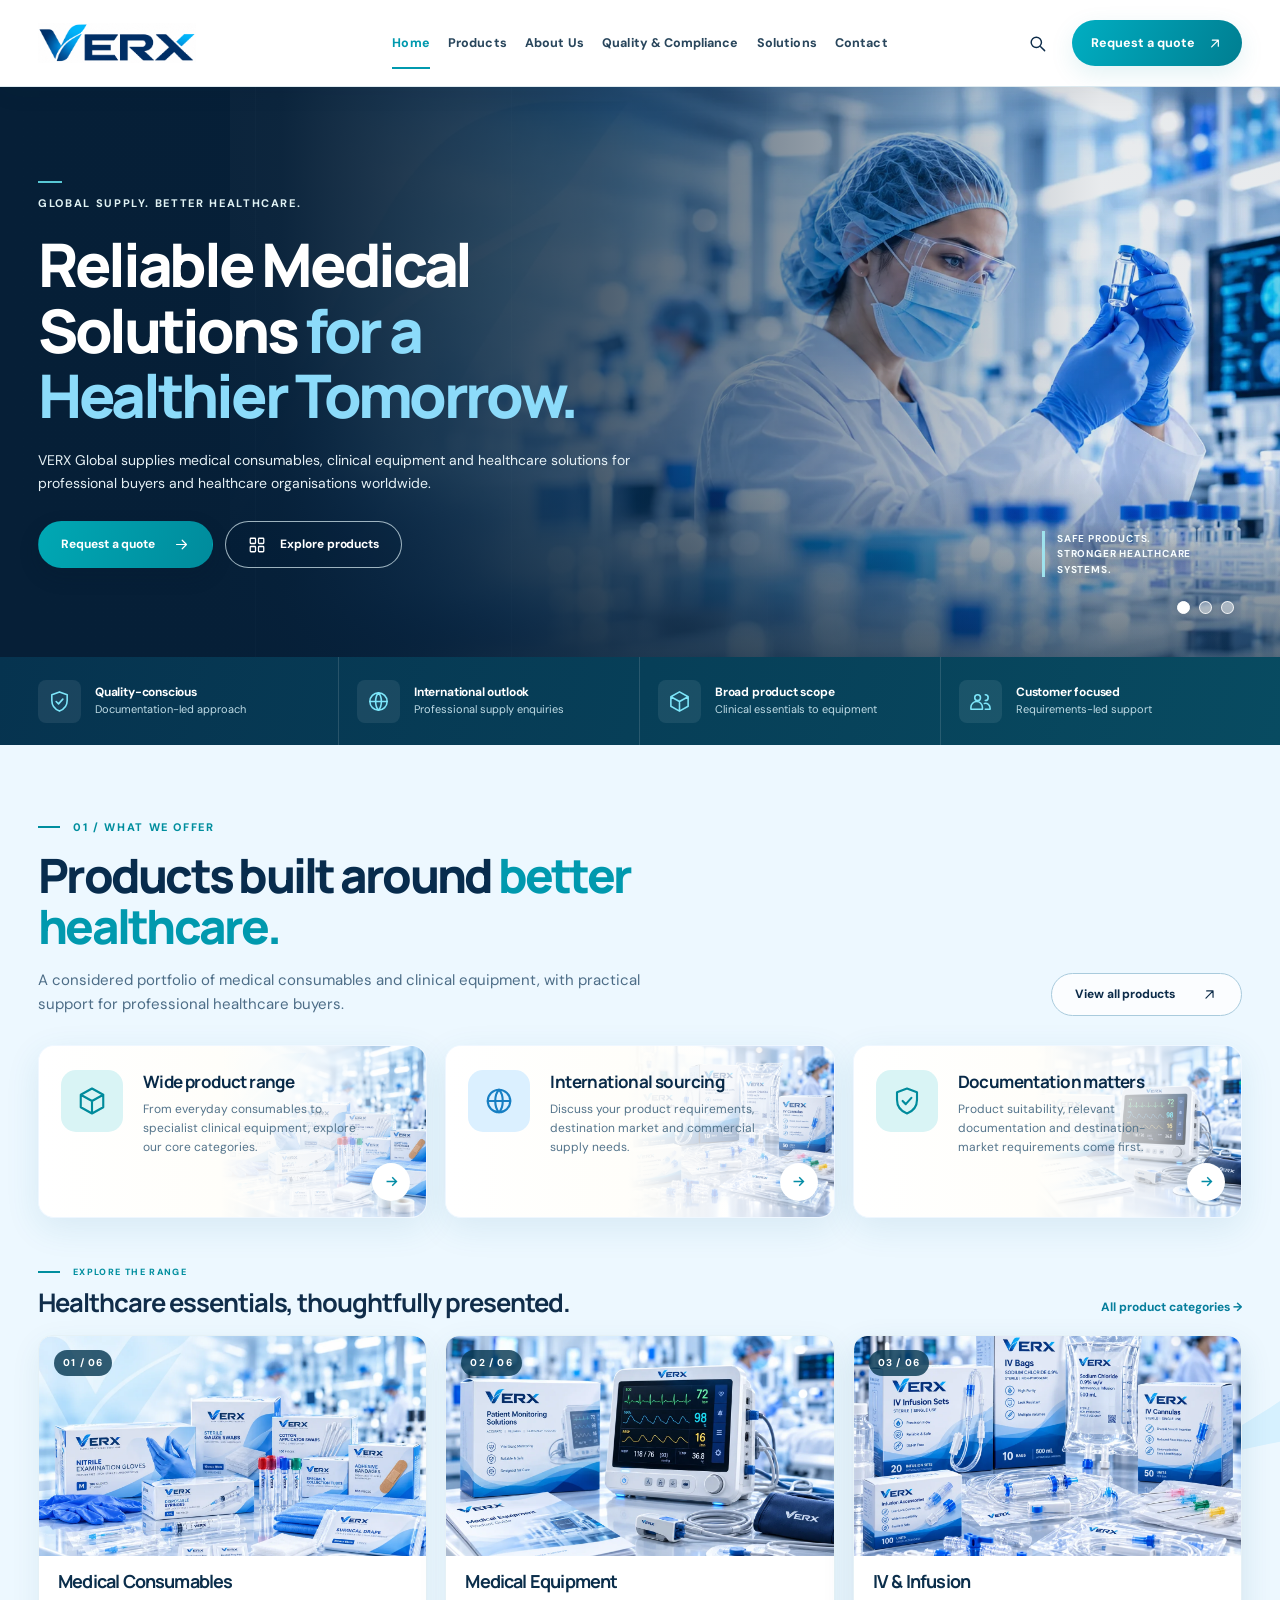
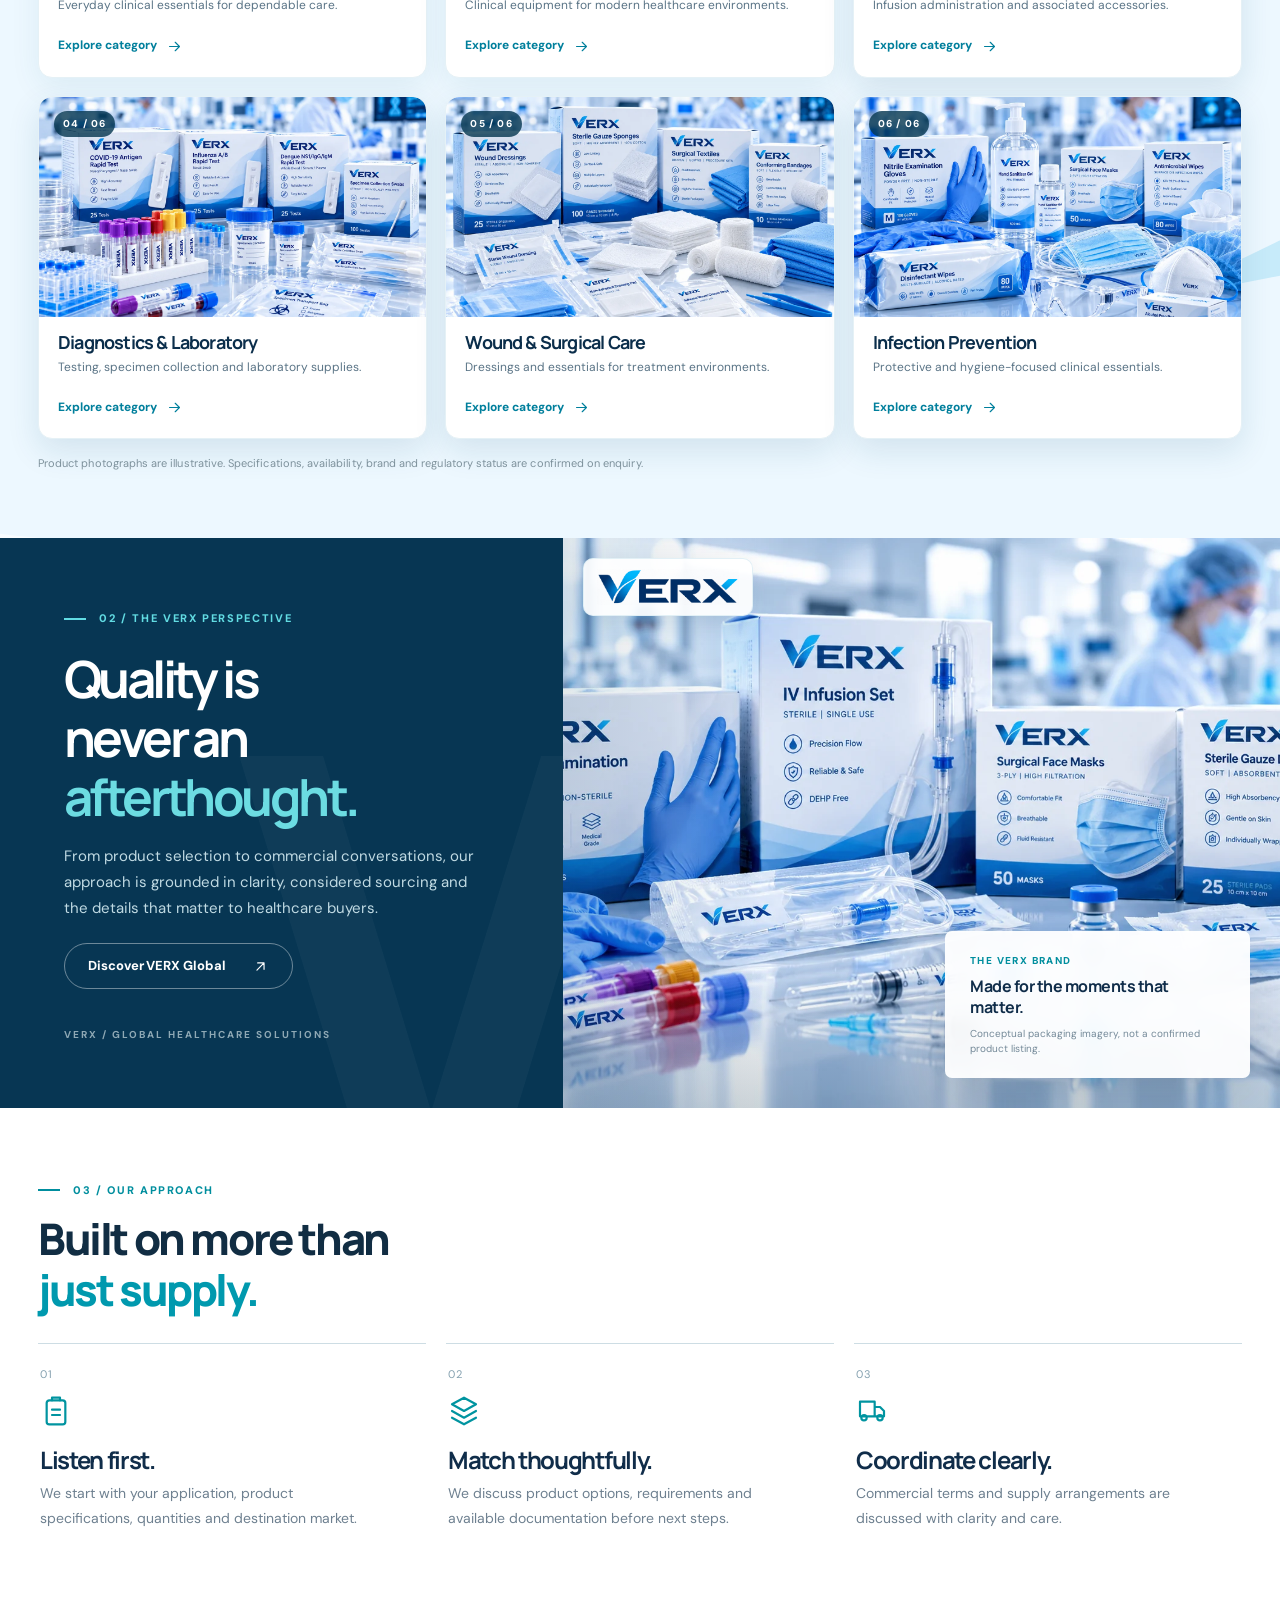
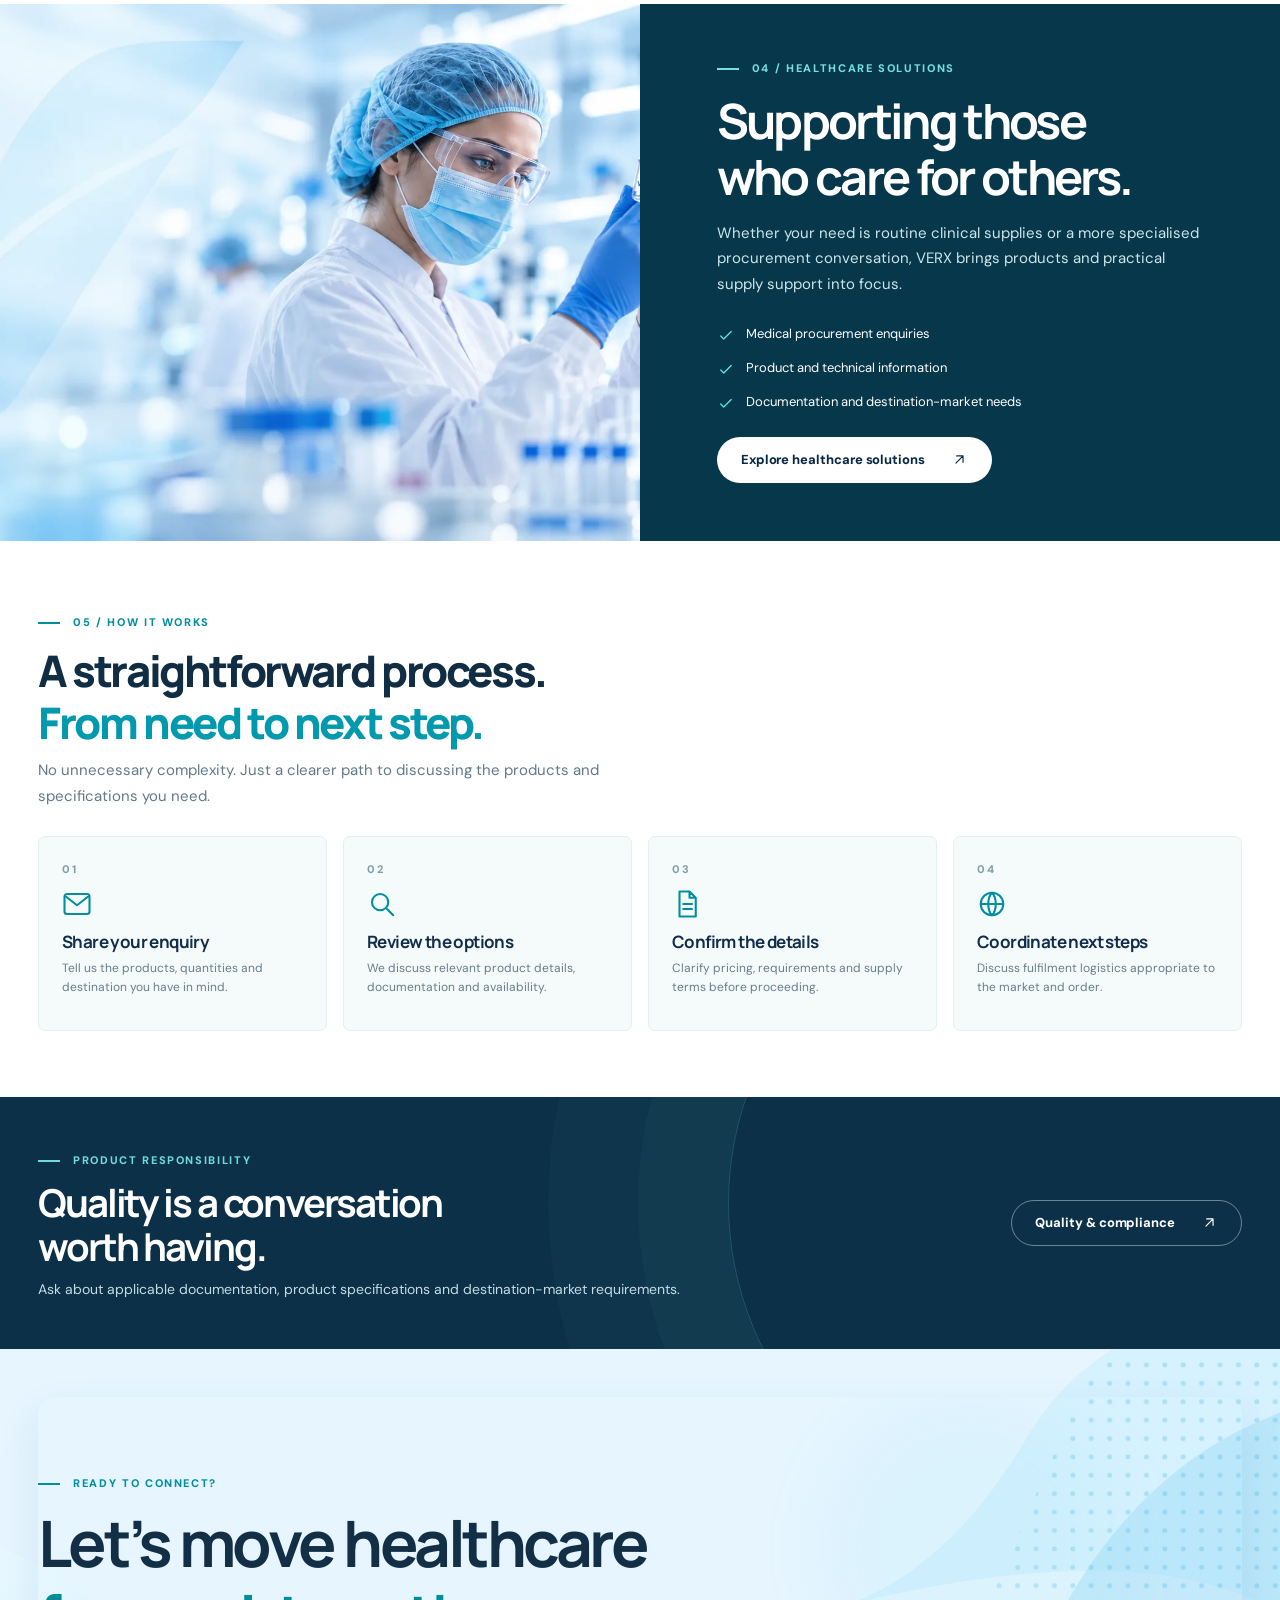
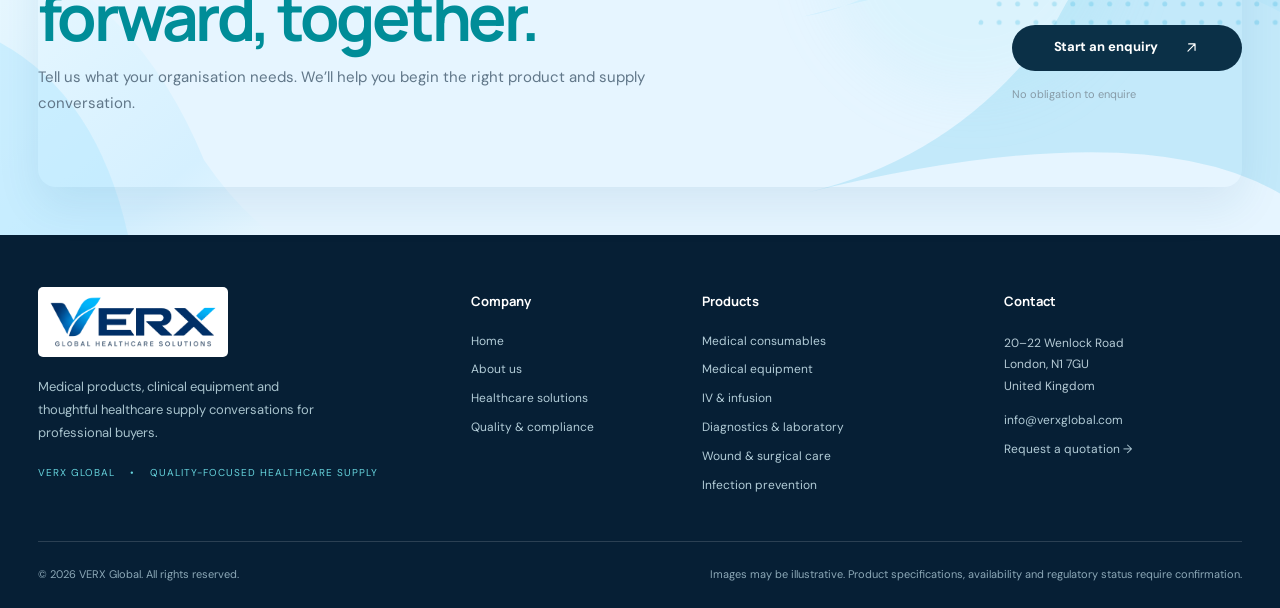
<file: index.html>
<!DOCTYPE html>
<html lang="en"><head><meta charset="utf-8"/><meta content="width=device-width,initial-scale=1" name="viewport"/><meta content="#073451" name="theme-color"/><meta content="Quality-focused medical products, clinical equipment, healthcare solutions and international procurement enquiries." name="description"/><title>VERX Global | Medical Products &amp; Healthcare Supply</title><link href="assets/favicon.ico" rel="icon" sizes="any"/><link href="assets/favicon-32.png" rel="icon" sizes="32x32" type="image/png"/><link href="assets/favicon-180.png" rel="apple-touch-icon"/><link href="https://fonts.googleapis.com" rel="preconnect"/><link crossorigin="" href="https://fonts.gstatic.com" rel="preconnect"/><link href="https://fonts.googleapis.com/css2?family=DM+Sans:wght@400;500;600;700&amp;family=Manrope:wght@400;500;600;700;800&amp;display=swap" rel="stylesheet"/><link href="style.css?v=20261030-mobilehero" rel="stylesheet"/><script defer="" src="site.js?v=20261030"></script></head><body class="page-index"><a class="skip-link" href="#main-content">Skip to main content</a><div id="site-header"></div><main data-page="index" id="main-content"><section aria-labelledby="hero-title" class="hero-home">
<div class="hero-image"><img alt="Healthcare specialist preparing a clinical vial" fetchpriority="high" height="928" id="hero-feature-image" src="assets/hero-clinical.webp" width="1648"/></div>
<div aria-hidden="true" class="hero-shade"></div>
<div aria-hidden="true" class="hero-grid"></div>
<div class="container hero-inner">
<div class="hero-main">
<span class="hero-eyebrow">GLOBAL SUPPLY. BETTER HEALTHCARE.</span>
<h1 id="hero-title">Reliable Medical Solutions <span>for a Healthier Tomorrow.</span></h1>
<p>VERX Global supplies medical consumables, clinical equipment and healthcare solutions for professional buyers and healthcare organisations worldwide.</p>
<div class="hero-actions">
<a class="button solid" href="contact.html">Request a quote <svg aria-hidden="true" class="button-icon" fill="none" height="17" stroke="currentColor" stroke-linecap="round" stroke-linejoin="round" stroke-width="1.7" viewbox="0 0 24 24" width="17"><path d="M5 12h14m-6-6 6 6-6 6"></path></svg></a>
<a class="button outline-on-dark" href="products.html"><svg aria-hidden="true" fill="none" height="18" stroke="currentColor" stroke-linecap="round" stroke-width="1.7" viewbox="0 0 24 24" width="18"><rect height="7" rx="1" width="7" x="3" y="3"></rect><rect height="7" rx="1" width="7" x="14" y="3"></rect><rect height="7" rx="1" width="7" x="3" y="14"></rect><rect height="7" rx="1" width="7" x="14" y="14"></rect></svg> Explore products</a>
</div>
</div>
<div class="hero-side-panel"><div class="hero-side-caption" id="hero-visual-caption">SAFE PRODUCTS.
STRONGER HEALTHCARE SYSTEMS.</div><div aria-label="Choose hero photo" class="hero-slide-buttons" role="group"><button aria-label="Show healthcare specialist photo" aria-pressed="true" class="hero-dot is-active" type="button"></button><button aria-label="Show medical equipment photo" aria-pressed="false" class="hero-dot" type="button"></button><button aria-label="Show healthcare facility photo" aria-pressed="false" class="hero-dot" type="button"></button></div></div>
</div>
</section>
<section aria-label="Why VERX Global" class="proof-bar"><div class="container proof-grid"><div class="proof-item"><span class="proof-icon"><svg aria-hidden="true" class="icon" fill="none" height="23" stroke="currentColor" stroke-linecap="round" stroke-linejoin="round" stroke-width="1.65" viewbox="0 0 24 24" width="23"><path d="M12 2 4 5v6c0 5.5 3.4 9.2 8 11 4.6-1.8 8-5.5 8-11V5z"></path><path d="m8.5 12 2.5 2.5 4.5-5"></path></svg></span><div><strong>Quality-conscious</strong><p>Documentation-led approach</p></div></div><div class="proof-item"><span class="proof-icon"><svg aria-hidden="true" class="icon" fill="none" height="23" stroke="currentColor" stroke-linecap="round" stroke-linejoin="round" stroke-width="1.65" viewbox="0 0 24 24" width="23"><circle cx="12" cy="12" r="9"></circle><path d="M3 12h18M12 3c4 4 4 14 0 18M12 3c-4 4-4 14 0 18"></path></svg></span><div><strong>International outlook</strong><p>Professional supply enquiries</p></div></div><div class="proof-item"><span class="proof-icon"><svg aria-hidden="true" class="icon" fill="none" height="23" stroke="currentColor" stroke-linecap="round" stroke-linejoin="round" stroke-width="1.65" viewbox="0 0 24 24" width="23"><path d="m12 2 9 5-9 5-9-5zM3 7v10l9 5 9-5V7M12 12v10"></path></svg></span><div><strong>Broad product scope</strong><p>Clinical essentials to equipment</p></div></div><div class="proof-item"><span class="proof-icon"><svg aria-hidden="true" class="icon" fill="none" height="23" stroke="currentColor" stroke-linecap="round" stroke-linejoin="round" stroke-width="1.65" viewbox="0 0 24 24" width="23"><circle cx="9" cy="8" r="3"></circle><path d="M2 20v-2a6 6 0 0 1 12 0v2H2Zm15-9a3 3 0 1 0 0-6M16 14a5 5 0 0 1 6 5v1h-5"></path></svg></span><div><strong>Customer focused</strong><p>Requirements-led support</p></div></div></div></section>
<section class="section products-section" id="products"><div class="container"><div class="section-heading"><div><span class="eyebrow">01 / WHAT WE OFFER</span><h2>Products built around <em>better healthcare.</em></h2><p>A considered portfolio of medical consumables and clinical equipment, with practical support for professional healthcare buyers.</p></div><a class="button ghost" href="products.html">View all products<svg aria-hidden="true" class="button-icon" fill="none" height="17" stroke="currentColor" stroke-linecap="round" stroke-linejoin="round" stroke-width="1.65" viewbox="0 0 24 24" width="17"><path d="M7 17 17 7M8 7h9v9"></path></svg></a></div><div aria-label="Three ways we can help" class="feature-gallery"><article class="gallery-tile"><span class="gallery-icon"><svg aria-hidden="true" fill="none" height="30" stroke="currentColor" stroke-linecap="round" stroke-linejoin="round" stroke-width="1.7" viewbox="0 0 24 24" width="30"><path d="m12 2 9 5-9 5-9-5 9-5zM3 7v10l9 5 9-5V7M12 12v10"></path></svg></span><div class="gallery-copy"><h3>Wide product range</h3><p>From everyday consumables to specialist clinical equipment, explore our core categories.</p></div><img alt="" class="gallery-photo" loading="lazy" src="assets/consumables-premium.webp"/><a aria-label="Explore Wide product range" class="gallery-link" href="products.html"><svg aria-hidden="true" fill="none" height="17" stroke="currentColor" stroke-width="2" viewbox="0 0 24 24" width="17"><path d="M5 12h14m-6-6 6 6-6 6"></path></svg></a></article><article class="gallery-tile"><span class="gallery-icon"><svg aria-hidden="true" fill="none" height="30" stroke="currentColor" stroke-linecap="round" stroke-linejoin="round" stroke-width="1.7" viewbox="0 0 24 24" width="30"><circle cx="12" cy="12" r="9"></circle><path d="M3 12h18M12 3c4 4 4 14 0 18M12 3c-4 4-4 14 0 18"></path></svg></span><div class="gallery-copy"><h3>International sourcing</h3><p>Discuss your product requirements, destination market and commercial supply needs.</p></div><img alt="" class="gallery-photo" loading="lazy" src="assets/infusion.webp"/><a aria-label="Explore International sourcing" class="gallery-link" href="solutions.html"><svg aria-hidden="true" fill="none" height="17" stroke="currentColor" stroke-width="2" viewbox="0 0 24 24" width="17"><path d="M5 12h14m-6-6 6 6-6 6"></path></svg></a></article><article class="gallery-tile"><span class="gallery-icon"><svg aria-hidden="true" fill="none" height="30" stroke="currentColor" stroke-linecap="round" stroke-linejoin="round" stroke-width="1.7" viewbox="0 0 24 24" width="30"><path d="M12 2 4 5v6c0 5.5 3.4 9.2 8 11 4.6-1.8 8-5.5 8-11V5z"></path><path d="m8.5 12 2.5 2.5 4.5-5"></path></svg></span><div class="gallery-copy"><h3>Documentation matters</h3><p>Product suitability, relevant documentation and destination-market requirements come first.</p></div><img alt="" class="gallery-photo" loading="lazy" src="assets/equipment-premium.webp"/><a aria-label="Explore Documentation matters" class="gallery-link" href="quality.html"><svg aria-hidden="true" fill="none" height="17" stroke="currentColor" stroke-width="2" viewbox="0 0 24 24" width="17"><path d="M5 12h14m-6-6 6 6-6 6"></path></svg></a></article></div><div class="category-subheading"><div><span class="eyebrow">EXPLORE THE RANGE</span><h3>Healthcare essentials, thoughtfully presented.</h3></div><a href="products.html">All product categories <span aria-hidden="true">→</span></a></div><div class="product-grid"><article class="product-card feature-product" data-search="medical consumables consumables gloves syringes dressings" id="home-consumables"><img alt="Illustrative medical consumables product photography" loading="lazy" src="assets/consumables-premium.webp"/><div class="product-gradient"></div><div class="product-top"><span>01 / 06</span><svg aria-hidden="true" class="product-arrow" fill="none" height="18" stroke="currentColor" stroke-linecap="round" stroke-linejoin="round" stroke-width="1.65" viewbox="0 0 24 24" width="18"><path d="M7 17 17 7M8 7h9v9"></path></svg></div><div class="product-info"><h3>Medical Consumables</h3><p>Everyday clinical essentials for dependable care.</p><a aria-label="Explore Medical Consumables" class="card-link" href="products.html#consumables">Explore category <svg aria-hidden="true" class="icon" fill="none" height="17" stroke="currentColor" stroke-linecap="round" stroke-linejoin="round" stroke-width="1.65" viewbox="0 0 24 24" width="17"><path d="M5 12h14m-6-6 6 6-6 6"></path></svg></a></div></article><article class="product-card feature-product" data-search="medical equipment equipment monitor device instruments" id="home-surgical"><img alt="Illustrative medical equipment product photography" loading="lazy" src="assets/equipment-premium.webp"/><div class="product-gradient"></div><div class="product-top"><span>02 / 06</span><svg aria-hidden="true" class="product-arrow" fill="none" height="18" stroke="currentColor" stroke-linecap="round" stroke-linejoin="round" stroke-width="1.65" viewbox="0 0 24 24" width="18"><path d="M7 17 17 7M8 7h9v9"></path></svg></div><div class="product-info"><h3>Medical Equipment</h3><p>Clinical equipment for modern healthcare environments.</p><a aria-label="Explore Medical Equipment" class="card-link" href="products.html#surgical">Explore category <svg aria-hidden="true" class="icon" fill="none" height="17" stroke="currentColor" stroke-linecap="round" stroke-linejoin="round" stroke-width="1.65" viewbox="0 0 24 24" width="17"><path d="M5 12h14m-6-6 6 6-6 6"></path></svg></a></div></article><article class="product-card" data-search="iv &amp; infusion infusion iv administration" id="home-infusion"><img alt="Illustrative iv &amp; infusion product photography" loading="lazy" src="assets/infusion.webp"/><div class="product-gradient"></div><div class="product-top"><span>03 / 06</span><svg aria-hidden="true" class="product-arrow" fill="none" height="18" stroke="currentColor" stroke-linecap="round" stroke-linejoin="round" stroke-width="1.65" viewbox="0 0 24 24" width="18"><path d="M7 17 17 7M8 7h9v9"></path></svg></div><div class="product-info"><h3>IV &amp; Infusion</h3><p>Infusion administration and associated accessories.</p><a aria-label="Explore IV &amp; Infusion" class="card-link" href="products.html#infusion">Explore category <svg aria-hidden="true" class="icon" fill="none" height="17" stroke="currentColor" stroke-linecap="round" stroke-linejoin="round" stroke-width="1.65" viewbox="0 0 24 24" width="17"><path d="M5 12h14m-6-6 6 6-6 6"></path></svg></a></div></article><article class="product-card" data-search="diagnostics &amp; laboratory diagnostics laboratory sample testing" id="home-diagnostics"><img alt="Illustrative diagnostics &amp; laboratory product photography" loading="lazy" src="assets/diagnostics.webp"/><div class="product-gradient"></div><div class="product-top"><span>04 / 06</span><svg aria-hidden="true" class="product-arrow" fill="none" height="18" stroke="currentColor" stroke-linecap="round" stroke-linejoin="round" stroke-width="1.65" viewbox="0 0 24 24" width="18"><path d="M7 17 17 7M8 7h9v9"></path></svg></div><div class="product-info"><h3>Diagnostics &amp; Laboratory</h3><p>Testing, specimen collection and laboratory supplies.</p><a aria-label="Explore Diagnostics &amp; Laboratory" class="card-link" href="products.html#diagnostics">Explore category <svg aria-hidden="true" class="icon" fill="none" height="17" stroke="currentColor" stroke-linecap="round" stroke-linejoin="round" stroke-width="1.65" viewbox="0 0 24 24" width="17"><path d="M5 12h14m-6-6 6 6-6 6"></path></svg></a></div></article><article class="product-card" data-search="wound &amp; surgical care surgical wound dressings" id="home-wound-care"><img alt="Illustrative wound &amp; surgical care product photography" loading="lazy" src="assets/wound-care.webp"/><div class="product-gradient"></div><div class="product-top"><span>05 / 06</span><svg aria-hidden="true" class="product-arrow" fill="none" height="18" stroke="currentColor" stroke-linecap="round" stroke-linejoin="round" stroke-width="1.65" viewbox="0 0 24 24" width="18"><path d="M7 17 17 7M8 7h9v9"></path></svg></div><div class="product-info"><h3>Wound &amp; Surgical Care</h3><p>Dressings and essentials for treatment environments.</p><a aria-label="Explore Wound &amp; Surgical Care" class="card-link" href="products.html#wound-care">Explore category <svg aria-hidden="true" class="icon" fill="none" height="17" stroke="currentColor" stroke-linecap="round" stroke-linejoin="round" stroke-width="1.65" viewbox="0 0 24 24" width="17"><path d="M5 12h14m-6-6 6 6-6 6"></path></svg></a></div></article><article class="product-card" data-search="infection prevention infection hygiene ppe gloves" id="home-ppe"><img alt="Illustrative infection prevention product photography" loading="lazy" src="assets/ppe.webp"/><div class="product-gradient"></div><div class="product-top"><span>06 / 06</span><svg aria-hidden="true" class="product-arrow" fill="none" height="18" stroke="currentColor" stroke-linecap="round" stroke-linejoin="round" stroke-width="1.65" viewbox="0 0 24 24" width="18"><path d="M7 17 17 7M8 7h9v9"></path></svg></div><div class="product-info"><h3>Infection Prevention</h3><p>Protective and hygiene-focused clinical essentials.</p><a aria-label="Explore Infection Prevention" class="card-link" href="products.html#ppe">Explore category <svg aria-hidden="true" class="icon" fill="none" height="17" stroke="currentColor" stroke-linecap="round" stroke-linejoin="round" stroke-width="1.65" viewbox="0 0 24 24" width="17"><path d="M5 12h14m-6-6 6 6-6 6"></path></svg></a></div></article></div><p class="fine-print">Product photographs are illustrative. Specifications, availability, brand and regulatory status are confirmed on enquiry.</p></div></section>
<section class="brand-section"><div class="brand-left"><span class="eyebrow">02 / THE VERX PERSPECTIVE</span><h2>Quality is<br/>never an<br/><em>afterthought.</em></h2><p>From product selection to commercial conversations, our approach is grounded in clarity, considered sourcing and the details that matter to healthcare buyers.</p><a class="button outline-on-dark" href="about.html">Discover VERX Global<svg aria-hidden="true" class="button-icon" fill="none" height="17" stroke="currentColor" stroke-linecap="round" stroke-linejoin="round" stroke-width="1.65" viewbox="0 0 24 24" width="17"><path d="M7 17 17 7M8 7h9v9"></path></svg></a><span class="brand-signature">VERX / GLOBAL HEALTHCARE SOLUTIONS</span></div><div class="brand-right"><img alt="Conceptual VERX-branded medical supply packaging in a studio healthcare setting" loading="lazy" src="assets/verx-products.webp"/><div class="brand-official-mark" aria-label="Official VERX logo"><img src="assets/verx-wordmark-transparent.png" alt="VERX Global" loading="lazy"></div><div class="brand-image-note"><span>THE VERX BRAND</span><strong>Made for the moments that matter.</strong><small>Conceptual packaging imagery, not a confirmed product listing.</small></div></div></section>
<section class="section values-section"><div class="container"><div class="values-head"><span class="eyebrow">03 / OUR APPROACH</span><h2>Built on more than<br/><em>just supply.</em></h2></div><div class="value-items"><div><span class="value-num">01</span><svg aria-hidden="true" class="icon" fill="none" height="32" stroke="currentColor" stroke-linecap="round" stroke-linejoin="round" stroke-width="1.65" viewbox="0 0 24 24" width="32"><rect height="18" rx="2" width="14" x="5" y="4"></rect><path d="M9 4V2h6v2M9 11h6M9 15h6"></path></svg><h3>Listen first.</h3><p>We start with your application, product specifications, quantities and destination market.</p></div><div><span class="value-num">02</span><svg aria-hidden="true" class="icon" fill="none" height="32" stroke="currentColor" stroke-linecap="round" stroke-linejoin="round" stroke-width="1.65" viewbox="0 0 24 24" width="32"><path d="m12 2 9 5-9 5-9-5zM3 12l9 5 9-5M3 17l9 5 9-5"></path></svg><h3>Match thoughtfully.</h3><p>We discuss product options, requirements and available documentation before next steps.</p></div><div><span class="value-num">03</span><svg aria-hidden="true" class="icon" fill="none" height="32" stroke="currentColor" stroke-linecap="round" stroke-linejoin="round" stroke-width="1.65" viewbox="0 0 24 24" width="32"><path d="M3 5h11v11H3zM14 9h4l3 3v4h-7M6 19a2 2 0 1 0 0-4 2 2 0 0 0 0 4Zm12 0a2 2 0 1 0 0-4 2 2 0 0 0 0 4Z"></path></svg><h3>Coordinate clearly.</h3><p>Commercial terms and supply arrangements are discussed with clarity and care.</p></div></div></div></section>
<section class="impact-section"><div class="impact-image"><img alt="Healthcare professionals working inside a bright modern hospital" loading="lazy" src="assets/hospital-environment.webp"/></div><div class="impact-body"><span class="eyebrow">04 / HEALTHCARE SOLUTIONS</span><h2>Supporting those<br/>who care for others.</h2><p>Whether your need is routine clinical supplies or a more specialised procurement conversation, VERX brings products and practical supply support into focus.</p><ul class="clean-checks"><li><svg aria-hidden="true" class="icon" fill="none" height="22" stroke="currentColor" stroke-linecap="round" stroke-linejoin="round" stroke-width="1.65" viewbox="0 0 24 24" width="22"><path d="m5 12 4 4L19 6"></path></svg> Medical procurement enquiries</li><li><svg aria-hidden="true" class="icon" fill="none" height="22" stroke="currentColor" stroke-linecap="round" stroke-linejoin="round" stroke-width="1.65" viewbox="0 0 24 24" width="22"><path d="m5 12 4 4L19 6"></path></svg> Product and technical information</li><li><svg aria-hidden="true" class="icon" fill="none" height="22" stroke="currentColor" stroke-linecap="round" stroke-linejoin="round" stroke-width="1.65" viewbox="0 0 24 24" width="22"><path d="m5 12 4 4L19 6"></path></svg> Documentation and destination-market needs</li></ul><a class="button light" href="solutions.html">Explore healthcare solutions<svg aria-hidden="true" class="button-icon" fill="none" height="17" stroke="currentColor" stroke-linecap="round" stroke-linejoin="round" stroke-width="1.65" viewbox="0 0 24 24" width="17"><path d="M7 17 17 7M8 7h9v9"></path></svg></a></div></section>
<section class="section process-section"><div class="container"><div class="section-heading"><div><span class="eyebrow">05 / HOW IT WORKS</span><h2>A straightforward process.<br/><em>From need to next step.</em></h2><p>No unnecessary complexity. Just a clearer path to discussing the products and specifications you need.</p></div></div><div class="steps-grid"><div class="step"><span>01</span><svg aria-hidden="true" class="icon" fill="none" height="30" stroke="currentColor" stroke-linecap="round" stroke-linejoin="round" stroke-width="1.65" viewbox="0 0 24 24" width="30"><rect height="16" rx="2" width="20" x="2" y="4"></rect><path d="m3 6 9 7 9-7"></path></svg><h3>Share your enquiry</h3><p>Tell us the products, quantities and destination you have in mind.</p></div><div class="step"><span>02</span><svg aria-hidden="true" class="icon" fill="none" height="30" stroke="currentColor" stroke-linecap="round" stroke-linejoin="round" stroke-width="1.65" viewbox="0 0 24 24" width="30"><circle cx="10.5" cy="10.5" r="6.5"></circle><path d="m16 16 5 5"></path></svg><h3>Review the options</h3><p>We discuss relevant product details, documentation and availability.</p></div><div class="step"><span>03</span><svg aria-hidden="true" class="icon" fill="none" height="30" stroke="currentColor" stroke-linecap="round" stroke-linejoin="round" stroke-width="1.65" viewbox="0 0 24 24" width="30"><path d="M6 2h8l5 5v15H6zM14 2v5h5M9 12h7M9 16h7"></path></svg><h3>Confirm the details</h3><p>Clarify pricing, requirements and supply terms before proceeding.</p></div><div class="step"><span>04</span><svg aria-hidden="true" class="icon" fill="none" height="30" stroke="currentColor" stroke-linecap="round" stroke-linejoin="round" stroke-width="1.65" viewbox="0 0 24 24" width="30"><circle cx="12" cy="12" r="9"></circle><path d="M3 12h18M12 3c4 4 4 14 0 18M12 3c-4 4-4 14 0 18"></path></svg><h3>Coordinate next steps</h3><p>Discuss fulfilment logistics appropriate to the market and order.</p></div></div></div></section>
<section class="standard-banner"><div class="container standard-inner"><div><span class="eyebrow">PRODUCT RESPONSIBILITY</span><h2>Quality is a conversation<br/>worth having.</h2><p>Ask about applicable documentation, product specifications and destination-market requirements.</p></div><a class="button outline-on-dark" href="quality.html">Quality &amp; compliance<svg aria-hidden="true" class="button-icon" fill="none" height="17" stroke="currentColor" stroke-linecap="round" stroke-linejoin="round" stroke-width="1.65" viewbox="0 0 24 24" width="17"><path d="M7 17 17 7M8 7h9v9"></path></svg></a></div></section><section class="final-cta"><div class="container cta-inner"><div class="cta-glow"></div><div class="cta-copy"><span class="eyebrow">READY TO CONNECT?</span><h2>Let’s move healthcare<br/><em>forward, together.</em></h2><p>Tell us what your organisation needs. We’ll help you begin the right product and supply conversation.</p></div><div class="cta-action"><a class="button light" href="contact.html">Start an enquiry<svg aria-hidden="true" class="button-icon" fill="none" height="17" stroke="currentColor" stroke-linecap="round" stroke-linejoin="round" stroke-width="1.65" viewbox="0 0 24 24" width="17"><path d="M7 17 17 7M8 7h9v9"></path></svg></a><span>No obligation to enquire</span></div></div></section></main><div id="site-footer"></div></body></html>
</file>
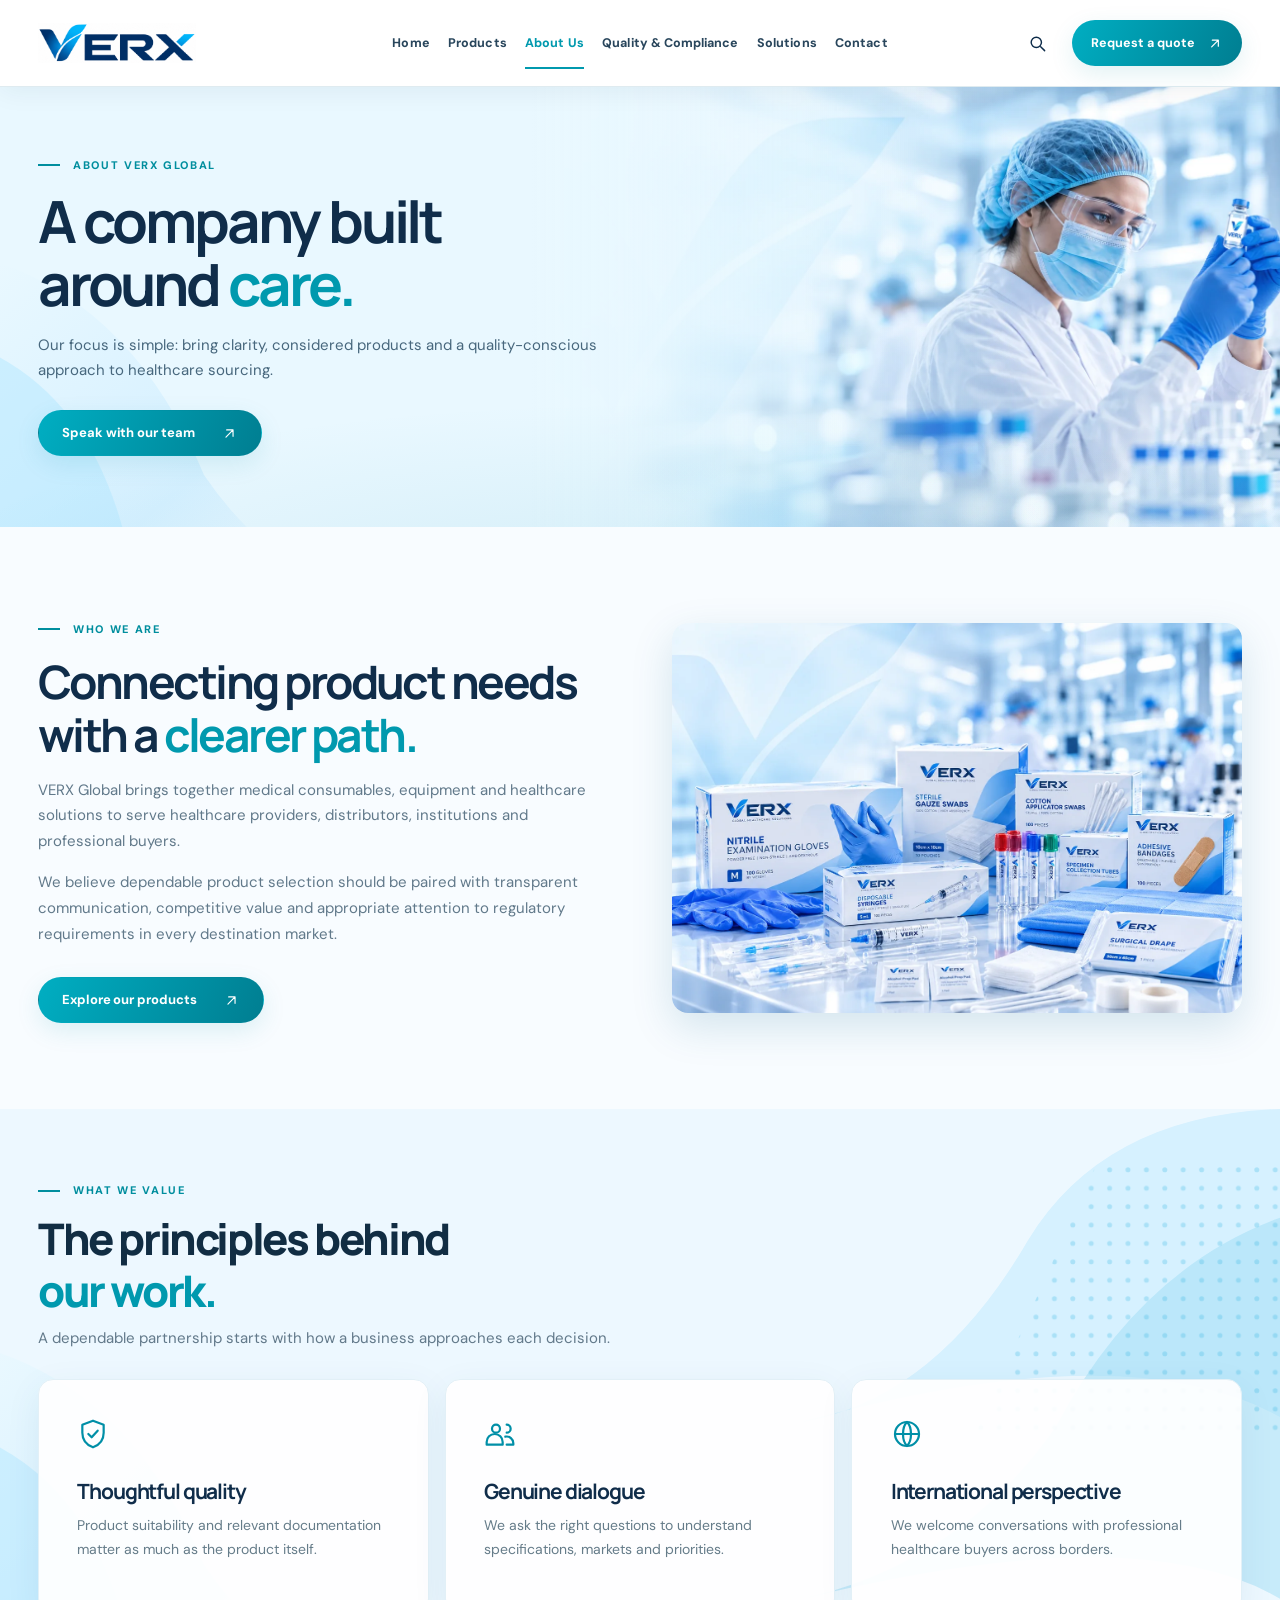
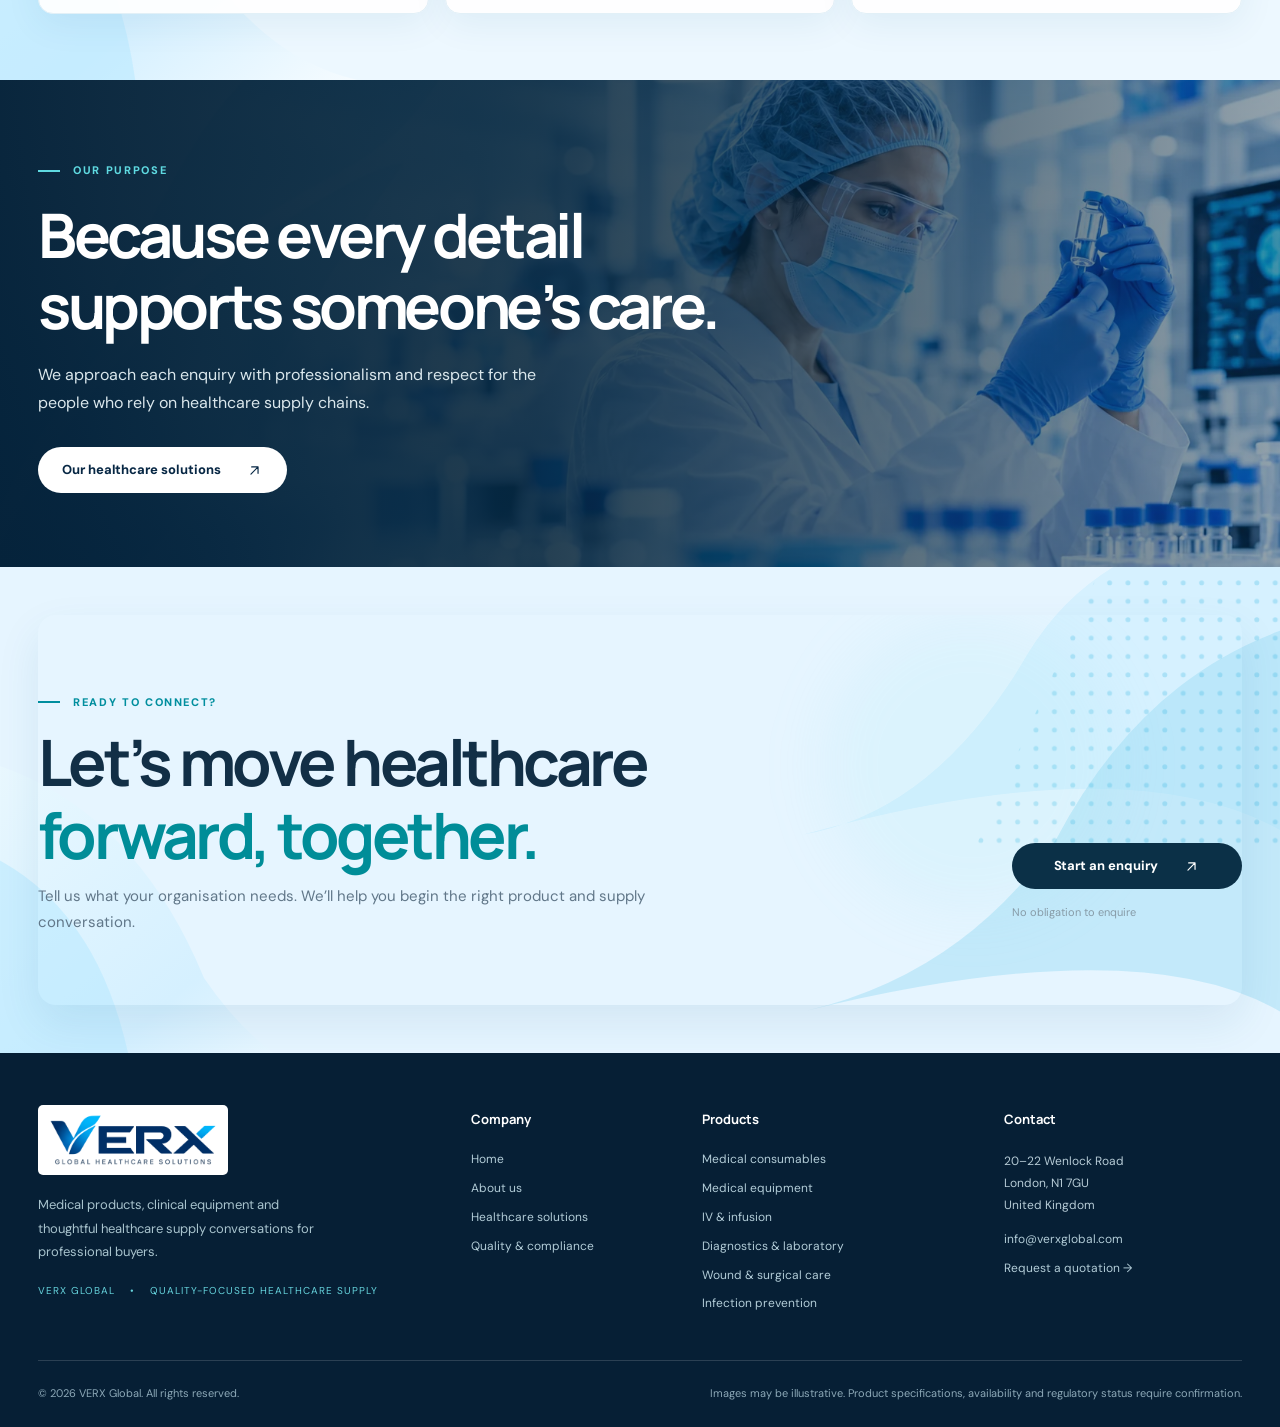
<file: about.html>
<!DOCTYPE html>
<html lang="en"><head><meta charset="utf-8"/><meta content="width=device-width,initial-scale=1" name="viewport"/><meta content="#073451" name="theme-color"/><meta content="Discover VERX Global and our considered approach to product selection, medical supply enquiries, and customer communication." name="description"/><title>About VERX Global | Medical Products and Healthcare Supply</title><link href="assets/favicon.ico" rel="icon" sizes="any"/><link href="assets/favicon-32.png" rel="icon" sizes="32x32" type="image/png"/><link href="assets/favicon-180.png" rel="apple-touch-icon"/><link href="https://fonts.googleapis.com" rel="preconnect"/><link crossorigin="" href="https://fonts.gstatic.com" rel="preconnect"/><link href="https://fonts.googleapis.com/css2?family=DM+Sans:wght@400;500;600;700&amp;family=Manrope:wght@400;500;600;700;800&amp;display=swap" rel="stylesheet"/><link href="style.css?v=20261030" rel="stylesheet"/><script defer="" src="site.js?v=20261030"></script></head><body class="page-about"><a class="skip-link" href="#main-content">Skip to main content</a><div id="site-header"></div><main data-page="about" id="main-content"><section class="pagehero"><div class="container pagehero-wrap"><div class="pagehero-text"><span class="eyebrow">ABOUT VERX GLOBAL</span><h1>A company built<br/>around <em>care.</em></h1><p>Our focus is simple: bring clarity, considered products and a quality-conscious approach to healthcare sourcing.</p><div class="pagehero-actions"><a class="button solid" href="contact.html">Speak with our team<svg aria-hidden="true" class="button-icon" fill="none" height="17" stroke="currentColor" stroke-linecap="round" stroke-linejoin="round" stroke-width="1.65" viewbox="0 0 24 24" width="17"><path d="M7 17 17 7M8 7h9v9"></path></svg></a></div></div><div class="pagehero-image"><img alt="Clinical laboratory professional inspecting a vial" fetchpriority="high" src="assets/about-hero.webp"/></div></div></section><section class="section"><div class="container split-editorial"><div><span class="eyebrow">WHO WE ARE</span><h2>Connecting product needs<br/>with a <em>clearer path.</em></h2><p>VERX Global brings together medical consumables, equipment and healthcare solutions to serve healthcare providers, distributors, institutions and professional buyers.</p><p>We believe dependable product selection should be paired with transparent communication, competitive value and appropriate attention to regulatory requirements in every destination market.</p><a class="button solid" href="products.html">Explore our products<svg aria-hidden="true" class="button-icon" fill="none" height="17" stroke="currentColor" stroke-linecap="round" stroke-linejoin="round" stroke-width="1.65" viewbox="0 0 24 24" width="17"><path d="M7 17 17 7M8 7h9v9"></path></svg></a></div><img alt="Medical consumables arranged for a clinical environment" loading="lazy" src="assets/consumables-premium.webp"/></div></section><section class="section section-pale"><div class="container"><div class="section-heading"><div><span class="eyebrow">WHAT WE VALUE</span><h2>The principles behind<br/><em>our work.</em></h2><p>A dependable partnership starts with how a business approaches each decision.</p></div></div>
<div class="principles"><article><svg aria-hidden="true" class="icon" fill="none" height="32" stroke="currentColor" stroke-linecap="round" stroke-linejoin="round" stroke-width="1.65" viewbox="0 0 24 24" width="32"><path d="M12 2 4 5v6c0 5.5 3.4 9.2 8 11 4.6-1.8 8-5.5 8-11V5z"></path><path d="m8.5 12 2.5 2.5 4.5-5"></path></svg><h3>Thoughtful quality</h3><p>Product suitability and relevant documentation matter as much as the product itself.</p></article><article><svg aria-hidden="true" class="icon" fill="none" height="32" stroke="currentColor" stroke-linecap="round" stroke-linejoin="round" stroke-width="1.65" viewbox="0 0 24 24" width="32"><circle cx="9" cy="8" r="3"></circle><path d="M2 20v-2a6 6 0 0 1 12 0v2H2Zm15-9a3 3 0 1 0 0-6M16 14a5 5 0 0 1 6 5v1h-5"></path></svg><h3>Genuine dialogue</h3><p>We ask the right questions to understand specifications, markets and priorities.</p></article><article><svg aria-hidden="true" class="icon" fill="none" height="32" stroke="currentColor" stroke-linecap="round" stroke-linejoin="round" stroke-width="1.65" viewbox="0 0 24 24" width="32"><circle cx="12" cy="12" r="9"></circle><path d="M3 12h18M12 3c4 4 4 14 0 18M12 3c-4 4-4 14 0 18"></path></svg><h3>International perspective</h3><p>We welcome conversations with professional healthcare buyers across borders.</p></article></div></div></section><section class="feature-photo-section"><img alt="Clinical specialist examining medical supplies" loading="lazy" src="assets/hero-clinical.webp"/><div class="feature-photo-overlay"></div><div class="container feature-photo-content"><span class="eyebrow">OUR PURPOSE</span><h2>Because every detail<br/>supports someone’s care.</h2><p>We approach each enquiry with professionalism and respect for the people who rely on healthcare supply chains.</p><a class="button light" href="solutions.html">Our healthcare solutions<svg aria-hidden="true" class="button-icon" fill="none" height="17" stroke="currentColor" stroke-linecap="round" stroke-linejoin="round" stroke-width="1.65" viewbox="0 0 24 24" width="17"><path d="M7 17 17 7M8 7h9v9"></path></svg></a></div></section><section class="final-cta"><div class="container cta-inner"><div class="cta-glow"></div><div class="cta-copy"><span class="eyebrow">READY TO CONNECT?</span><h2>Let’s move healthcare<br/><em>forward, together.</em></h2><p>Tell us what your organisation needs. We’ll help you begin the right product and supply conversation.</p></div><div class="cta-action"><a class="button light" href="contact.html">Start an enquiry<svg aria-hidden="true" class="button-icon" fill="none" height="17" stroke="currentColor" stroke-linecap="round" stroke-linejoin="round" stroke-width="1.65" viewbox="0 0 24 24" width="17"><path d="M7 17 17 7M8 7h9v9"></path></svg></a><span>No obligation to enquire</span></div></div></section></main><div id="site-footer"></div></body></html>
</file>
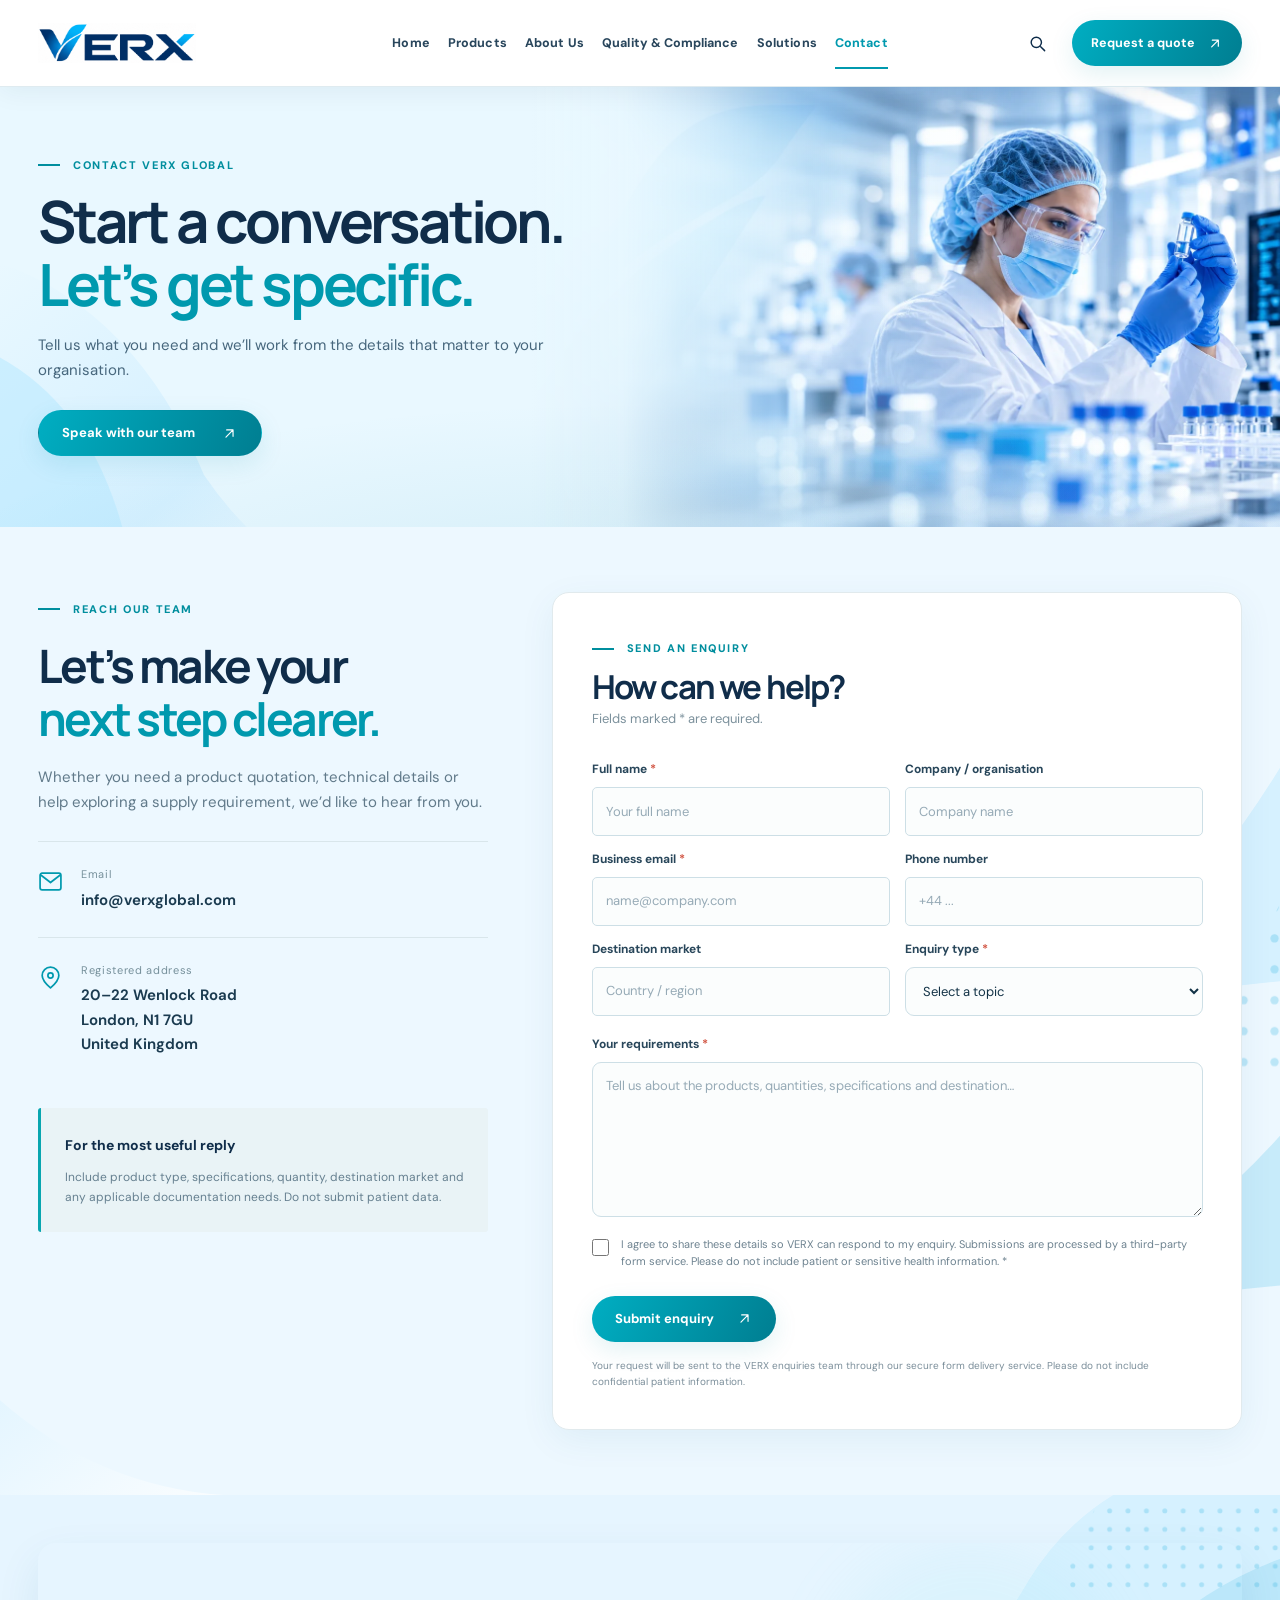
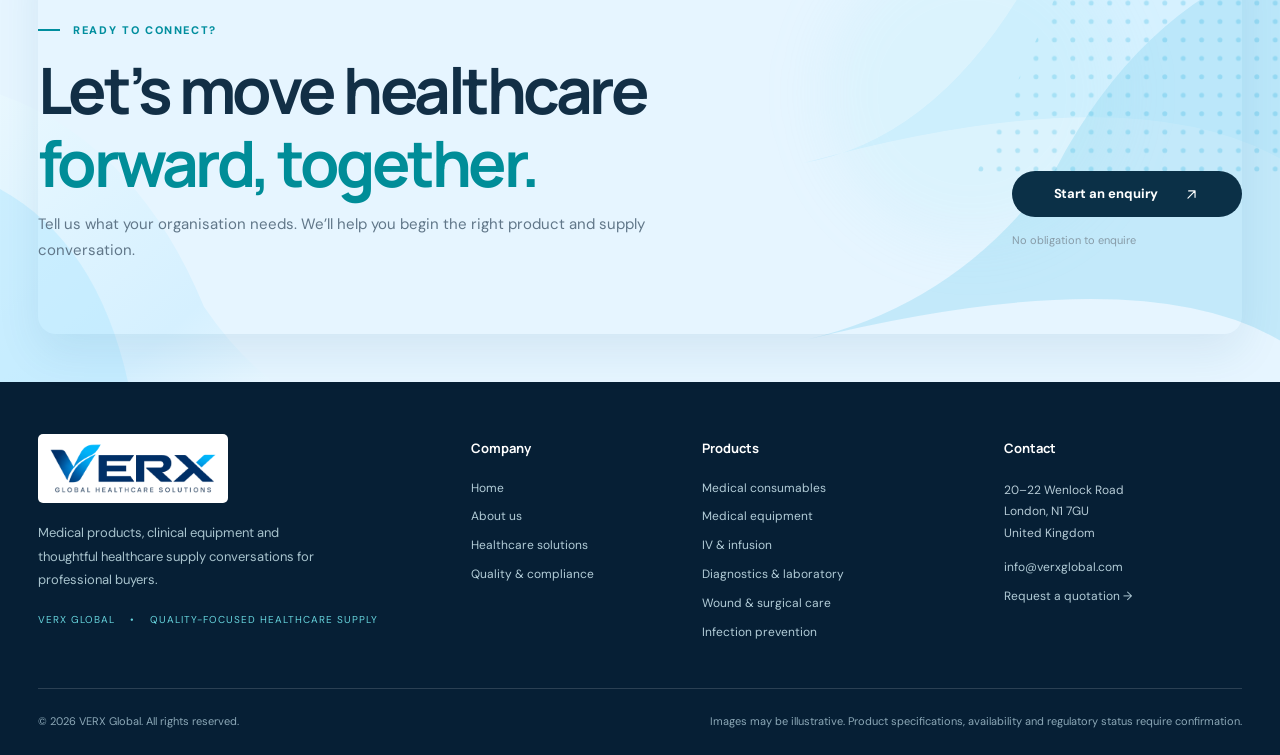
<file: contact.html>
<!DOCTYPE html>

<html lang="en"><head><meta charset="utf-8"/><meta content="width=device-width,initial-scale=1" name="viewport"/><meta content="#073451" name="theme-color"/><meta content="Contact VERX Global at info@verxglobal.com, request a product quotation or enquire about medical product documentation." name="description"/><title>Contact VERX Global | Product Enquiries and Quotes</title><link href="assets/favicon.ico" rel="icon" sizes="any"/><link href="assets/favicon-32.png" rel="icon" sizes="32x32" type="image/png"/><link href="assets/favicon-180.png" rel="apple-touch-icon"/><link href="https://fonts.googleapis.com" rel="preconnect"/><link crossorigin="" href="https://fonts.gstatic.com" rel="preconnect"/><link href="https://fonts.googleapis.com/css2?family=DM+Sans:wght@400;500;600;700&amp;family=Manrope:wght@400;500;600;700;800&amp;display=swap" rel="stylesheet"/><link href="style.css?v=20261030" rel="stylesheet"/><script defer="" src="site.js?v=20261030"></script></head><body class="page-contact"><a class="skip-link" href="#main-content">Skip to main content</a><div id="site-header"></div><main data-page="contact" id="main-content"><section class="pagehero"><div class="container pagehero-wrap"><div class="pagehero-text"><span class="eyebrow">CONTACT VERX GLOBAL</span><h1>Start a conversation.<br/><em>Let’s get specific.</em></h1><p>Tell us what you need and we’ll work from the details that matter to your organisation.</p><div class="pagehero-actions"><a class="button solid" href="contact.html">Speak with our team<svg aria-hidden="true" class="button-icon" fill="none" height="17" stroke="currentColor" stroke-linecap="round" stroke-linejoin="round" stroke-width="1.65" viewbox="0 0 24 24" width="17"><path d="M7 17 17 7M8 7h9v9"></path></svg></a></div></div><div class="pagehero-image"><img alt="Professional inspecting a medical vial in a modern clinical laboratory" fetchpriority="high" src="assets/contact-hero.webp"/></div></div></section><section class="section contact-section"><div class="container contact-layout"><div class="contact-details"><span class="eyebrow">REACH OUR TEAM</span><h2>Let’s make your<br/><em>next step clearer.</em></h2><p>Whether you need a product quotation, technical details or help exploring a supply requirement, we’d like to hear from you.</p><div class="contact-link"><svg aria-hidden="true" class="icon" fill="none" height="25" stroke="currentColor" stroke-linecap="round" stroke-linejoin="round" stroke-width="1.65" viewbox="0 0 24 24" width="25"><rect height="16" rx="2" width="20" x="2" y="4"></rect><path d="m3 6 9 7 9-7"></path></svg><div><span>Email</span><a href="mailto:info@verxglobal.com">info@verxglobal.com</a></div></div><div class="contact-link"><svg aria-hidden="true" class="icon" fill="none" height="25" stroke="currentColor" stroke-linecap="round" stroke-linejoin="round" stroke-width="1.65" viewbox="0 0 24 24" width="25"><path d="M20 10c0 5-8 12-8 12S4 15 4 10a8 8 0 0 1 16 0Z"></path><circle cx="12" cy="10" r="2.5"></circle></svg><div><span>Registered address</span><address>20–22 Wenlock Road<br/>London, N1 7GU<br/>United Kingdom</address></div></div><div class="contact-hint"><strong>For the most useful reply</strong><p>Include product type, specifications, quantity, destination market and any applicable documentation needs. Do not submit patient data.</p></div></div><div class="contact-panel"><div class="contact-form-heading"><span class="eyebrow">SEND AN ENQUIRY</span><h2>How can we help?</h2><p>Fields marked * are required.</p></div>
<form accept-charset="UTF-8" action="https://formsubmit.co/elias@verxglobal.com" id="enquiry" method="POST"><input name="_subject" type="hidden" value="VERX Global | New Website Enquiry"/><input name="_template" type="hidden" value="table"/><input aria-label="Leave this field blank" autocomplete="off" class="honeypot" name="_honey" tabindex="-1" type="text"/><div class="form-grid"><label>Full name <b>*</b><input autocomplete="name" maxlength="140" name="name" placeholder="Your full name" required=""/></label><label>Company / organisation<input autocomplete="organization" maxlength="180" name="company" placeholder="Company name"/></label><label>Business email <b>*</b><input autocomplete="email" maxlength="254" name="email" placeholder="name@company.com" required="" type="email"/></label><label>Phone number<input autocomplete="tel" maxlength="60" name="phone" placeholder="+44 ..." type="tel"/></label><label>Destination market<input maxlength="120" name="country" placeholder="Country / region"/></label><label>Enquiry type <b>*</b><select id="enquiry-type" name="enquiry_type" required=""><option disabled="" selected="" value="">Select a topic</option><option>Medical products</option><option>Medical equipment</option><option>Healthcare solutions</option><option>Bulk quotation</option><option>Regulatory documentation</option><option>Distribution partnership</option><option>Other enquiry</option></select></label></div><label class="full-field">Your requirements <b>*</b><textarea id="enquiry-message" maxlength="7000" minlength="10" name="message" placeholder="Tell us about the products, quantities, specifications and destination…" required=""></textarea></label><label class="consent"><input name="acknowledgement" required="" type="checkbox" value="Agreed"/><span>I agree to share these details so VERX can respond to my enquiry. Submissions are processed by a third-party form service. Please do not include patient or sensitive health information. *</span></label><button class="button solid form-submit" type="submit">Submit enquiry <svg aria-hidden="true" class="icon" fill="none" height="17" stroke="currentColor" stroke-linecap="round" stroke-linejoin="round" stroke-width="1.65" viewbox="0 0 24 24" width="17"><path d="M7 17 17 7M8 7h9v9"></path></svg></button><p class="form-notice">Your request will be sent to the VERX enquiries team through our secure form delivery service. Please do not include confidential patient information.</p></form></div></div></section><section class="final-cta"><div class="container cta-inner"><div class="cta-glow"></div><div class="cta-copy"><span class="eyebrow">READY TO CONNECT?</span><h2>Let’s move healthcare<br/><em>forward, together.</em></h2><p>Tell us what your organisation needs. We’ll help you begin the right product and supply conversation.</p></div><div class="cta-action"><a class="button light" href="contact.html">Start an enquiry<svg aria-hidden="true" class="button-icon" fill="none" height="17" stroke="currentColor" stroke-linecap="round" stroke-linejoin="round" stroke-width="1.65" viewbox="0 0 24 24" width="17"><path d="M7 17 17 7M8 7h9v9"></path></svg></a><span>No obligation to enquire</span></div></div></section></main><div id="site-footer"></div></body></html>
</file>
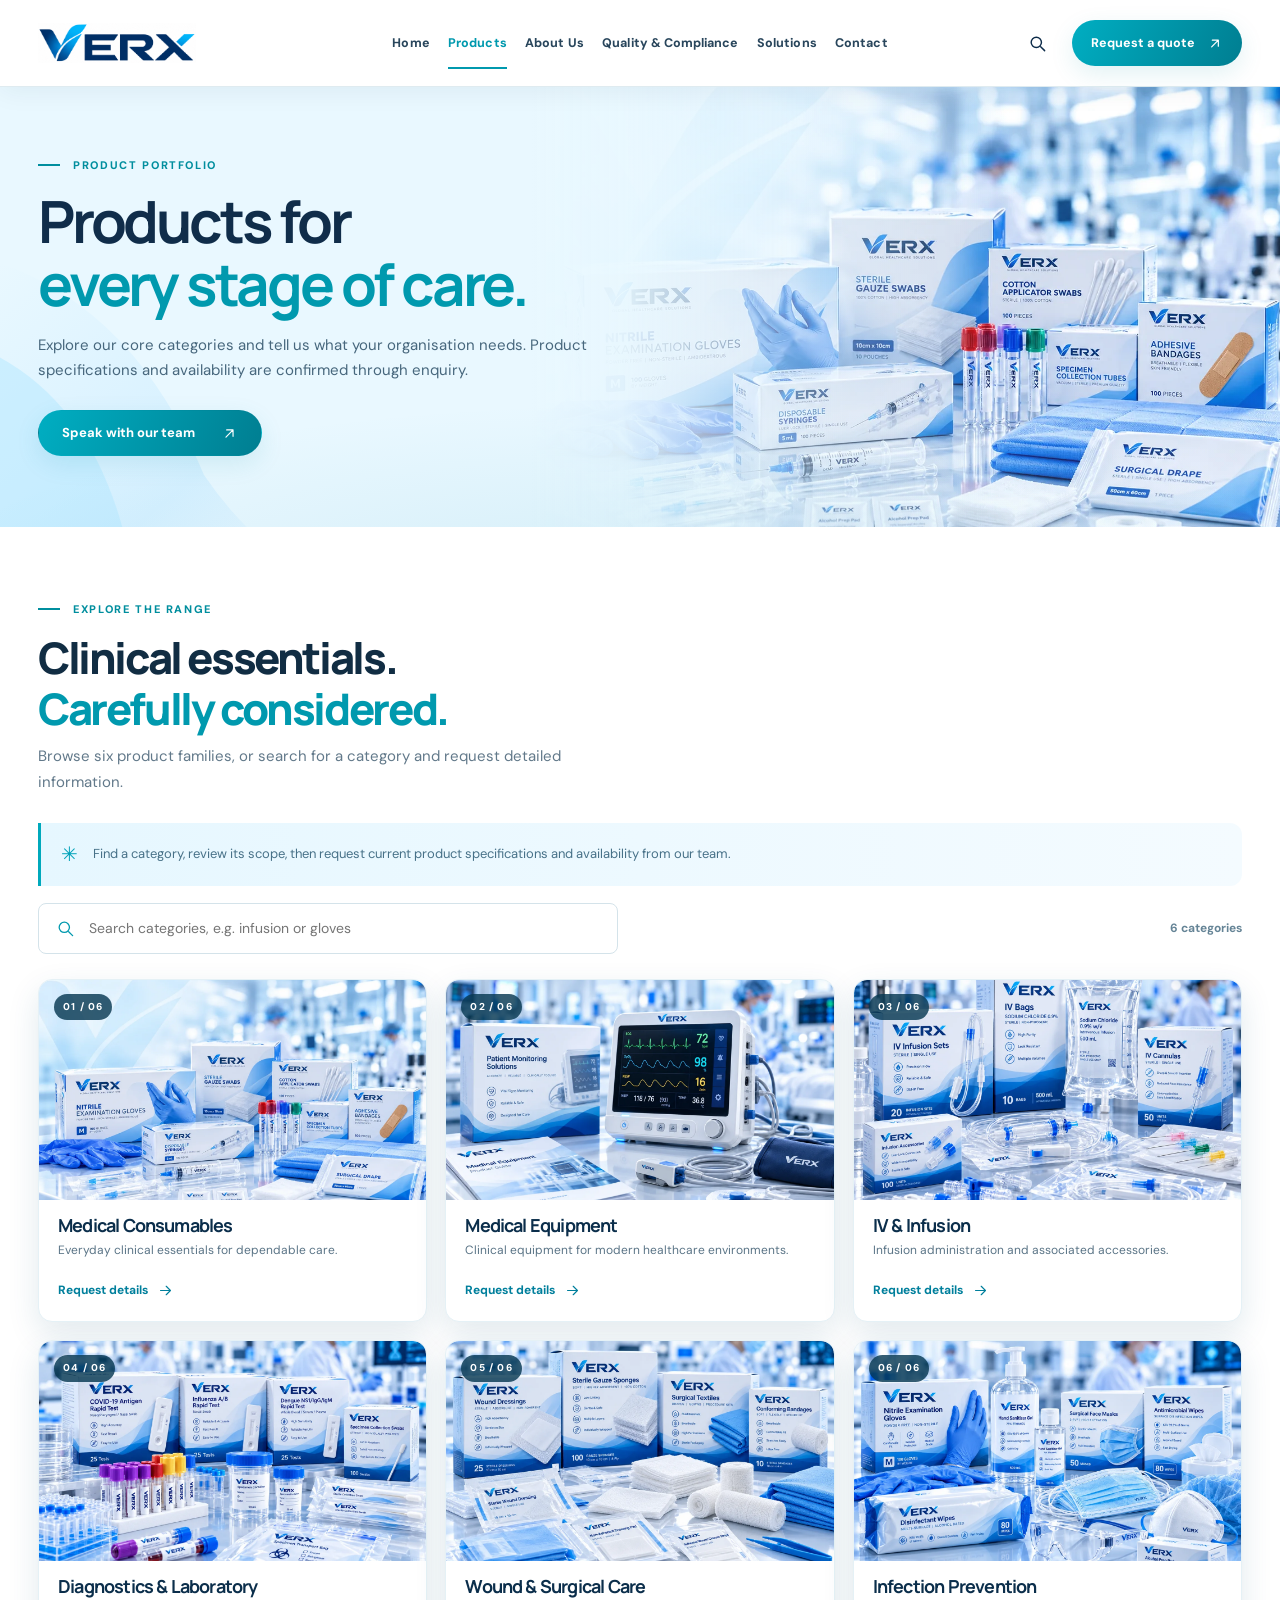
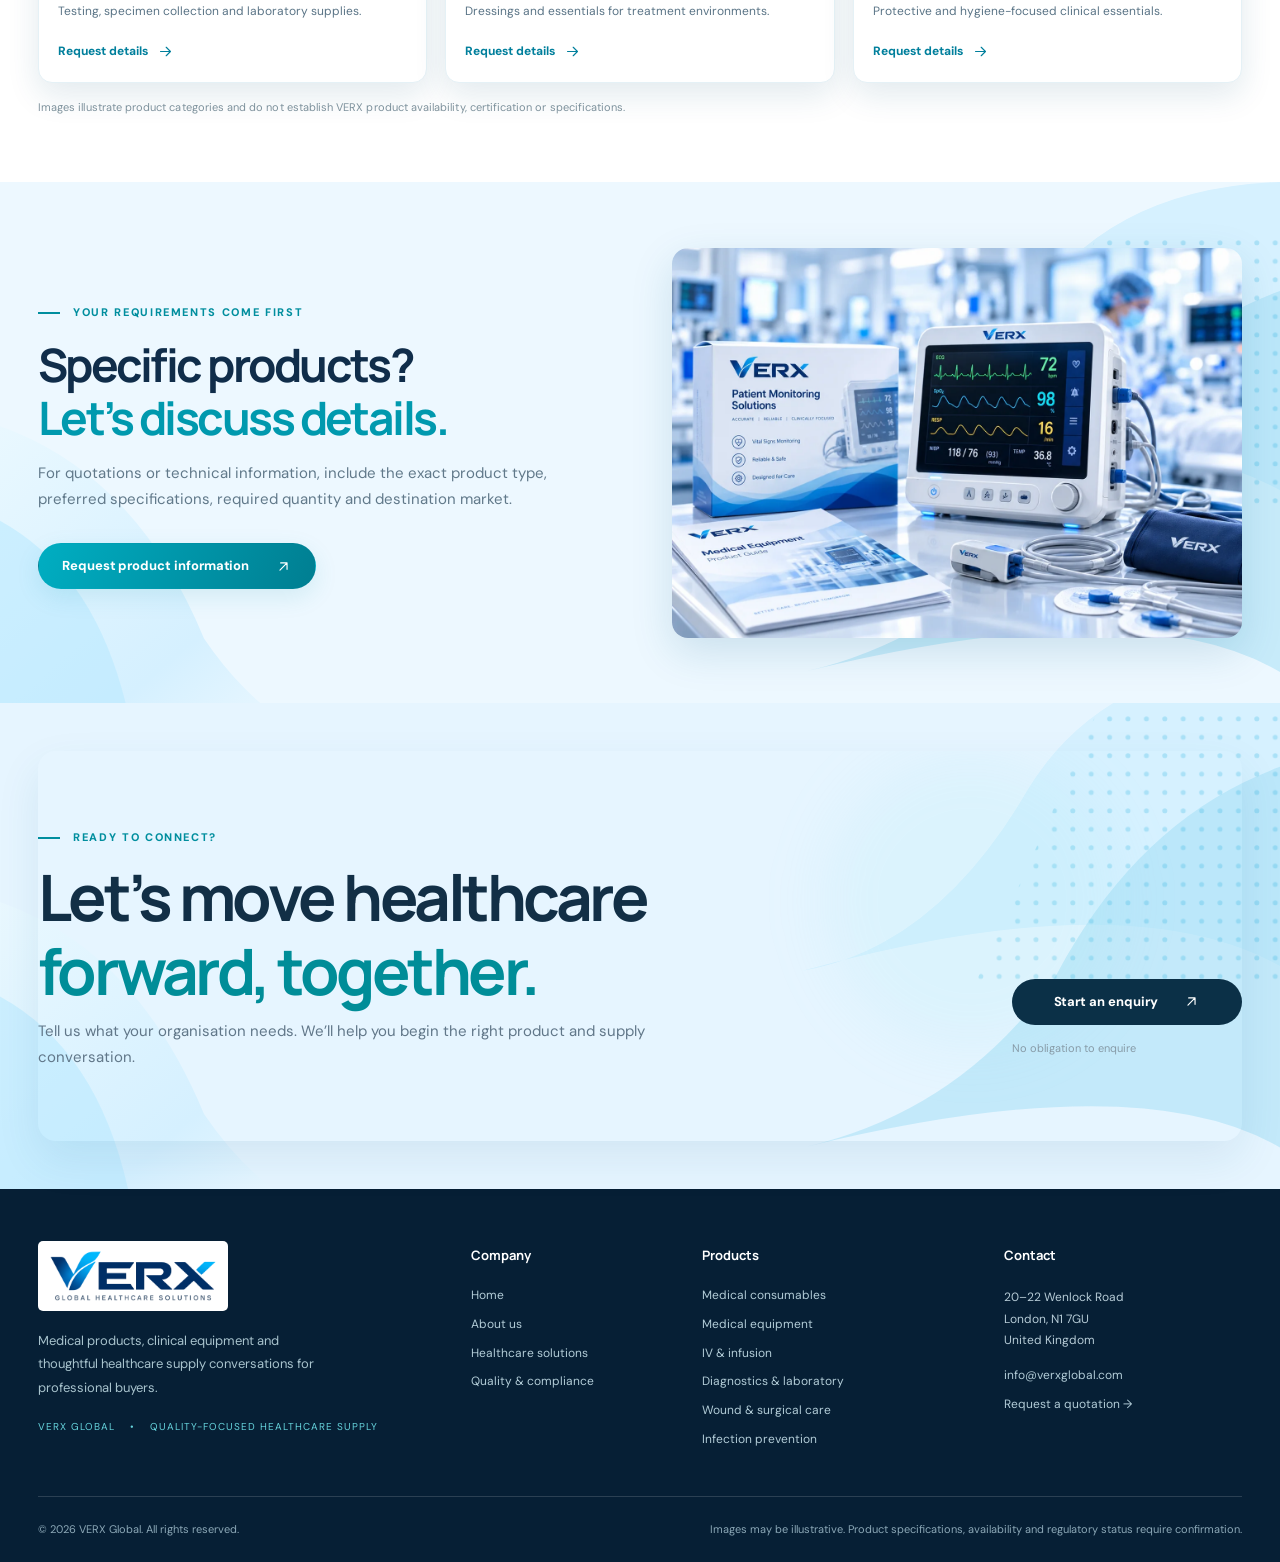
<file: products.html>
<!DOCTYPE html>
<html lang="en"><head><meta charset="utf-8"/><meta content="width=device-width,initial-scale=1" name="viewport"/><meta content="#073451" name="theme-color"/><meta content="Explore VERX Global medical consumables, medical equipment, IV infusion, diagnostics, wound care and infection prevention products." name="description"/><title>Medical Products | VERX Global</title><link href="assets/favicon.ico" rel="icon" sizes="any"/><link href="assets/favicon-32.png" rel="icon" sizes="32x32" type="image/png"/><link href="assets/favicon-180.png" rel="apple-touch-icon"/><link href="https://fonts.googleapis.com" rel="preconnect"/><link crossorigin="" href="https://fonts.gstatic.com" rel="preconnect"/><link href="https://fonts.googleapis.com/css2?family=DM+Sans:wght@400;500;600;700&amp;family=Manrope:wght@400;500;600;700;800&amp;display=swap" rel="stylesheet"/><link href="style.css?v=20261030" rel="stylesheet"/><script defer="" src="site.js?v=20261030"></script></head><body class="page-products"><a class="skip-link" href="#main-content">Skip to main content</a><div id="site-header"></div><main data-page="products" id="main-content"><section class="pagehero"><div class="container pagehero-wrap"><div class="pagehero-text"><span class="eyebrow">PRODUCT PORTFOLIO</span><h1>Products for<br/><em>every stage of care.</em></h1><p>Explore our core categories and tell us what your organisation needs. Product specifications and availability are confirmed through enquiry.</p><div class="pagehero-actions"><a class="button solid" href="contact.html">Speak with our team<svg aria-hidden="true" class="button-icon" fill="none" height="17" stroke="currentColor" stroke-linecap="round" stroke-linejoin="round" stroke-width="1.65" viewbox="0 0 24 24" width="17"><path d="M7 17 17 7M8 7h9v9"></path></svg></a></div></div><div class="pagehero-image"><img alt="Healthcare related product and clinical setting" fetchpriority="high" src="assets/consumables-premium.webp"/></div></div></section><section class="section product-collection"><div class="container"><div class="section-heading"><div><span class="eyebrow">EXPLORE THE RANGE</span><h2>Clinical essentials.<br/><em>Carefully considered.</em></h2><p>Browse six product families, or search for a category and request detailed information.</p></div></div><div class="catalogue-note"><span aria-hidden="true">✳</span><p>Find a category, review its scope, then request current product specifications and availability from our team.</p></div>
<div class="filter-row"><label class="filter-input"><svg aria-hidden="true" class="icon" fill="none" height="19" stroke="currentColor" stroke-linecap="round" stroke-linejoin="round" stroke-width="1.65" viewbox="0 0 24 24" width="19"><circle cx="10.5" cy="10.5" r="6.5"></circle><path d="m16 16 5 5"></path></svg><span class="sr-only">Filter categories</span><input autocomplete="off" id="product-filter" placeholder="Search categories, e.g. infusion or gloves" type="search"/></label><span aria-live="polite" id="filter-count">6 categories</span></div><div class="product-grid listing-grid"><article class="product-card" data-search="medical consumables consumables gloves syringes dressings" id="consumables"><img alt="Illustrative medical consumables product photography" loading="lazy" src="assets/consumables-premium.webp"/><div class="product-gradient"></div><div class="product-top"><span>01 / 06</span><svg aria-hidden="true" class="product-arrow" fill="none" height="18" stroke="currentColor" stroke-linecap="round" stroke-linejoin="round" stroke-width="1.65" viewbox="0 0 24 24" width="18"><path d="M7 17 17 7M8 7h9v9"></path></svg></div><div class="product-info"><h3>Medical Consumables</h3><p>Everyday clinical essentials for dependable care.</p><a aria-label="Enquire about Medical Consumables" class="card-link" href="contact.html?category=consumables">Request details <svg aria-hidden="true" class="icon" fill="none" height="17" stroke="currentColor" stroke-linecap="round" stroke-linejoin="round" stroke-width="1.65" viewbox="0 0 24 24" width="17"><path d="M5 12h14m-6-6 6 6-6 6"></path></svg></a></div></article><article class="product-card" data-search="medical equipment equipment monitor device instruments" id="surgical"><img alt="Illustrative medical equipment product photography" loading="lazy" src="assets/equipment-premium.webp"/><div class="product-gradient"></div><div class="product-top"><span>02 / 06</span><svg aria-hidden="true" class="product-arrow" fill="none" height="18" stroke="currentColor" stroke-linecap="round" stroke-linejoin="round" stroke-width="1.65" viewbox="0 0 24 24" width="18"><path d="M7 17 17 7M8 7h9v9"></path></svg></div><div class="product-info"><h3>Medical Equipment</h3><p>Clinical equipment for modern healthcare environments.</p><a aria-label="Enquire about Medical Equipment" class="card-link" href="contact.html?category=surgical">Request details <svg aria-hidden="true" class="icon" fill="none" height="17" stroke="currentColor" stroke-linecap="round" stroke-linejoin="round" stroke-width="1.65" viewbox="0 0 24 24" width="17"><path d="M5 12h14m-6-6 6 6-6 6"></path></svg></a></div></article><article class="product-card" data-search="iv &amp; infusion infusion iv administration" id="infusion"><img alt="Illustrative iv &amp; infusion product photography" loading="lazy" src="assets/infusion.webp"/><div class="product-gradient"></div><div class="product-top"><span>03 / 06</span><svg aria-hidden="true" class="product-arrow" fill="none" height="18" stroke="currentColor" stroke-linecap="round" stroke-linejoin="round" stroke-width="1.65" viewbox="0 0 24 24" width="18"><path d="M7 17 17 7M8 7h9v9"></path></svg></div><div class="product-info"><h3>IV &amp; Infusion</h3><p>Infusion administration and associated accessories.</p><a aria-label="Enquire about IV &amp; Infusion" class="card-link" href="contact.html?category=infusion">Request details <svg aria-hidden="true" class="icon" fill="none" height="17" stroke="currentColor" stroke-linecap="round" stroke-linejoin="round" stroke-width="1.65" viewbox="0 0 24 24" width="17"><path d="M5 12h14m-6-6 6 6-6 6"></path></svg></a></div></article><article class="product-card" data-search="diagnostics &amp; laboratory diagnostics laboratory sample testing" id="diagnostics"><img alt="Illustrative diagnostics &amp; laboratory product photography" loading="lazy" src="assets/diagnostics.webp"/><div class="product-gradient"></div><div class="product-top"><span>04 / 06</span><svg aria-hidden="true" class="product-arrow" fill="none" height="18" stroke="currentColor" stroke-linecap="round" stroke-linejoin="round" stroke-width="1.65" viewbox="0 0 24 24" width="18"><path d="M7 17 17 7M8 7h9v9"></path></svg></div><div class="product-info"><h3>Diagnostics &amp; Laboratory</h3><p>Testing, specimen collection and laboratory supplies.</p><a aria-label="Enquire about Diagnostics &amp; Laboratory" class="card-link" href="contact.html?category=diagnostics">Request details <svg aria-hidden="true" class="icon" fill="none" height="17" stroke="currentColor" stroke-linecap="round" stroke-linejoin="round" stroke-width="1.65" viewbox="0 0 24 24" width="17"><path d="M5 12h14m-6-6 6 6-6 6"></path></svg></a></div></article><article class="product-card" data-search="wound &amp; surgical care surgical wound dressings" id="wound-care"><img alt="Illustrative wound &amp; surgical care product photography" loading="lazy" src="assets/wound-care.webp"/><div class="product-gradient"></div><div class="product-top"><span>05 / 06</span><svg aria-hidden="true" class="product-arrow" fill="none" height="18" stroke="currentColor" stroke-linecap="round" stroke-linejoin="round" stroke-width="1.65" viewbox="0 0 24 24" width="18"><path d="M7 17 17 7M8 7h9v9"></path></svg></div><div class="product-info"><h3>Wound &amp; Surgical Care</h3><p>Dressings and essentials for treatment environments.</p><a aria-label="Enquire about Wound &amp; Surgical Care" class="card-link" href="contact.html?category=wound-care">Request details <svg aria-hidden="true" class="icon" fill="none" height="17" stroke="currentColor" stroke-linecap="round" stroke-linejoin="round" stroke-width="1.65" viewbox="0 0 24 24" width="17"><path d="M5 12h14m-6-6 6 6-6 6"></path></svg></a></div></article><article class="product-card" data-search="infection prevention infection hygiene ppe gloves" id="ppe"><img alt="Illustrative infection prevention product photography" loading="lazy" src="assets/ppe.webp"/><div class="product-gradient"></div><div class="product-top"><span>06 / 06</span><svg aria-hidden="true" class="product-arrow" fill="none" height="18" stroke="currentColor" stroke-linecap="round" stroke-linejoin="round" stroke-width="1.65" viewbox="0 0 24 24" width="18"><path d="M7 17 17 7M8 7h9v9"></path></svg></div><div class="product-info"><h3>Infection Prevention</h3><p>Protective and hygiene-focused clinical essentials.</p><a aria-label="Enquire about Infection Prevention" class="card-link" href="contact.html?category=ppe">Request details <svg aria-hidden="true" class="icon" fill="none" height="17" stroke="currentColor" stroke-linecap="round" stroke-linejoin="round" stroke-width="1.65" viewbox="0 0 24 24" width="17"><path d="M5 12h14m-6-6 6 6-6 6"></path></svg></a></div></article></div><p class="filter-empty" hidden="" id="filter-empty">No categories match. You can <a href="contact.html">contact our team</a> about other product requirements.</p><p class="fine-print">Images illustrate product categories and do not establish VERX product availability, certification or specifications.</p></div></section><section class="section section-pale"><div class="container split-editorial"><div><span class="eyebrow">YOUR REQUIREMENTS COME FIRST</span><h2>Specific products?<br/><em>Let’s discuss details.</em></h2><p>For quotations or technical information, include the exact product type, preferred specifications, required quantity and destination market.</p><a class="button solid" href="contact.html">Request product information<svg aria-hidden="true" class="button-icon" fill="none" height="17" stroke="currentColor" stroke-linecap="round" stroke-linejoin="round" stroke-width="1.65" viewbox="0 0 24 24" width="17"><path d="M7 17 17 7M8 7h9v9"></path></svg></a></div><img alt="Modern patient vital signs monitoring equipment" loading="lazy" src="assets/equipment-premium.webp"/></div></section><section class="final-cta"><div class="container cta-inner"><div class="cta-glow"></div><div class="cta-copy"><span class="eyebrow">READY TO CONNECT?</span><h2>Let’s move healthcare<br/><em>forward, together.</em></h2><p>Tell us what your organisation needs. We’ll help you begin the right product and supply conversation.</p></div><div class="cta-action"><a class="button light" href="contact.html">Start an enquiry<svg aria-hidden="true" class="button-icon" fill="none" height="17" stroke="currentColor" stroke-linecap="round" stroke-linejoin="round" stroke-width="1.65" viewbox="0 0 24 24" width="17"><path d="M7 17 17 7M8 7h9v9"></path></svg></a><span>No obligation to enquire</span></div></div></section></main><div id="site-footer"></div></body></html>
</file>
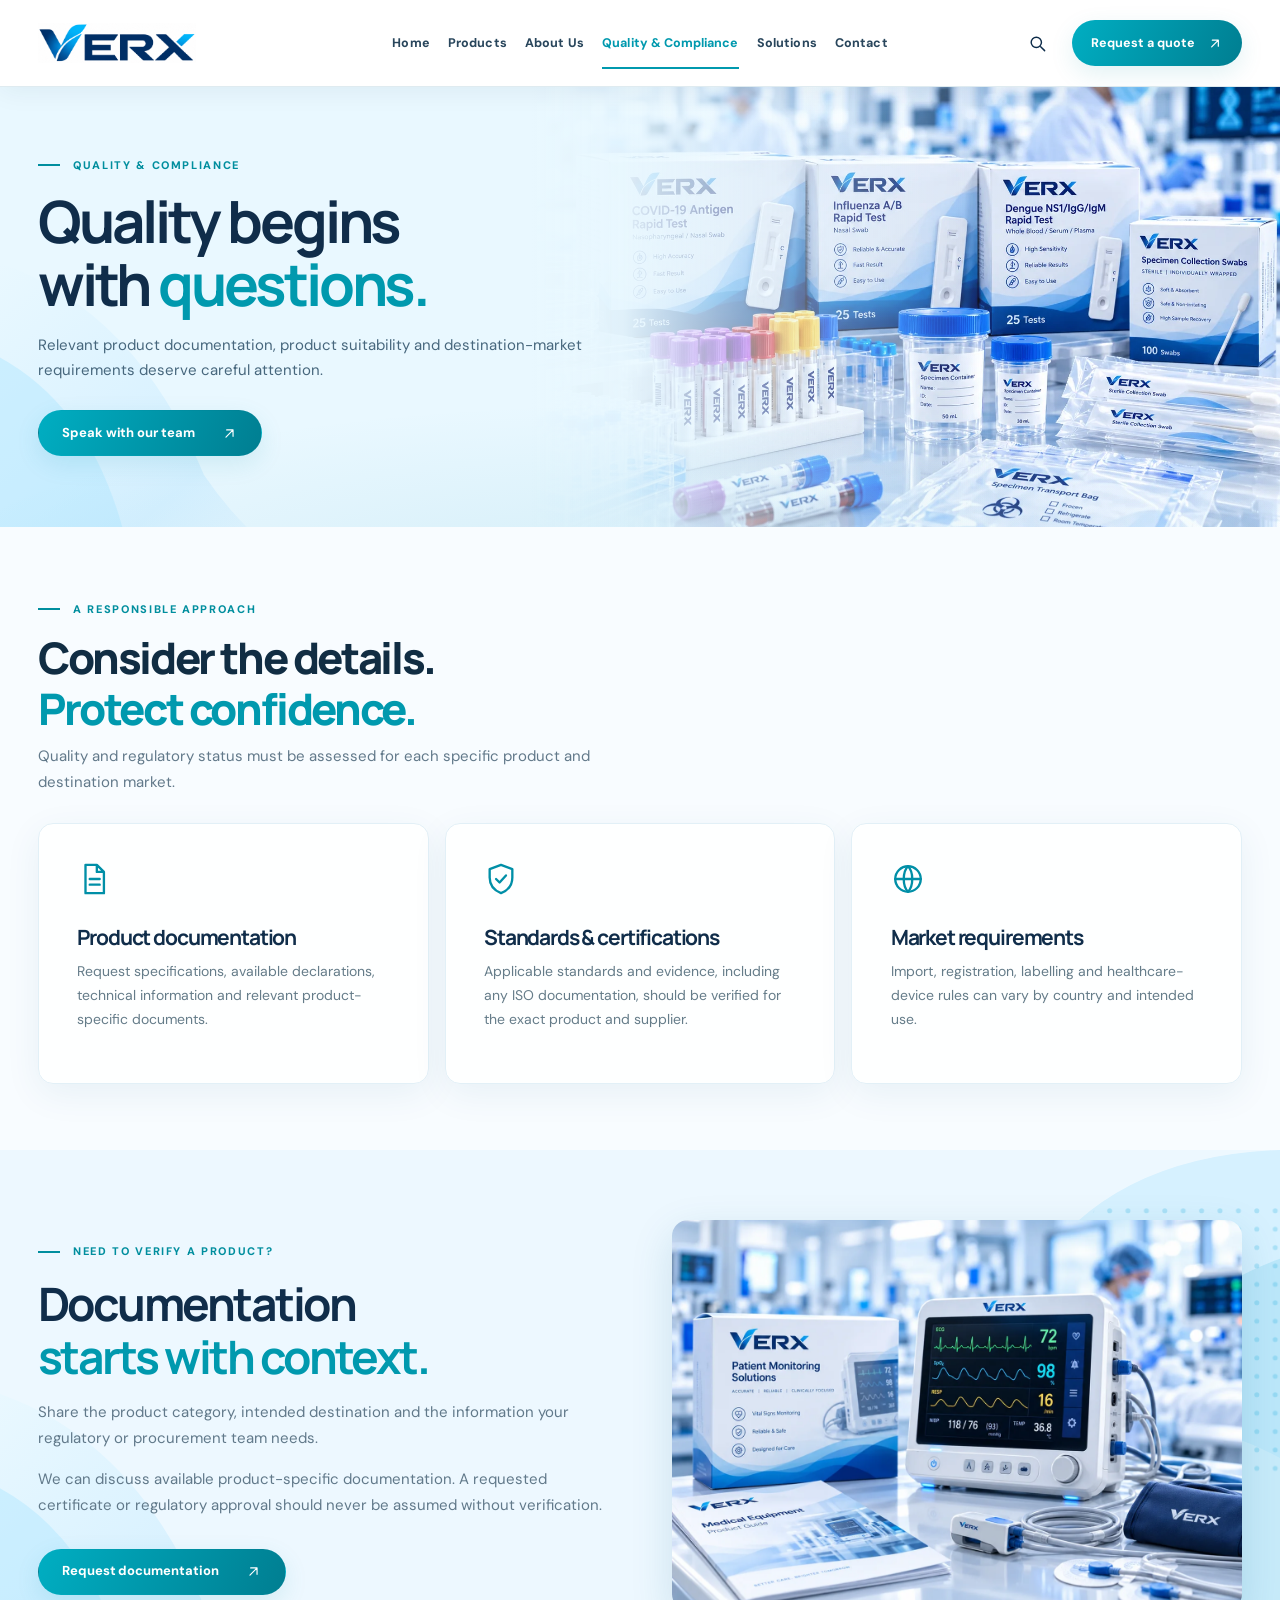
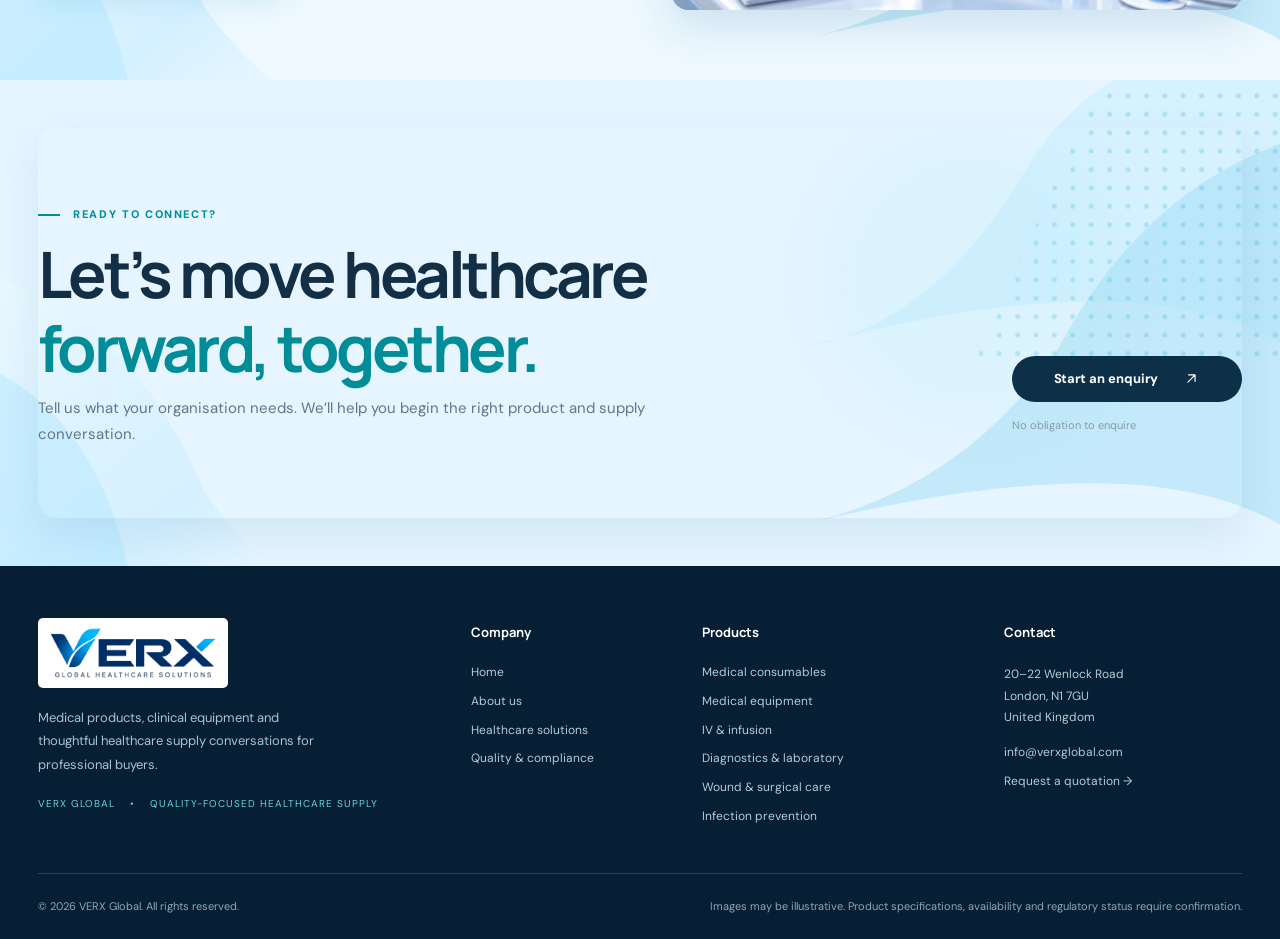
<file: quality.html>
<!DOCTYPE html>
<html lang="en"><head><meta charset="utf-8"/><meta content="width=device-width,initial-scale=1" name="viewport"/><meta content="#073451" name="theme-color"/><meta content="VERX Global information on quality-focused medical product enquiries, supporting documentation and regulatory considerations." name="description"/><title>Quality &amp; Compliance | VERX Global</title><link href="assets/favicon.ico" rel="icon" sizes="any"/><link href="assets/favicon-32.png" rel="icon" sizes="32x32" type="image/png"/><link href="assets/favicon-180.png" rel="apple-touch-icon"/><link href="https://fonts.googleapis.com" rel="preconnect"/><link crossorigin="" href="https://fonts.gstatic.com" rel="preconnect"/><link href="https://fonts.googleapis.com/css2?family=DM+Sans:wght@400;500;600;700&amp;family=Manrope:wght@400;500;600;700;800&amp;display=swap" rel="stylesheet"/><link href="style.css?v=20261030" rel="stylesheet"/><script defer="" src="site.js?v=20261030"></script></head><body class="page-quality"><a class="skip-link" href="#main-content">Skip to main content</a><div id="site-header"></div><main data-page="quality" id="main-content"><section class="pagehero"><div class="container pagehero-wrap"><div class="pagehero-text"><span class="eyebrow">QUALITY &amp; COMPLIANCE</span><h1>Quality begins<br/>with <em>questions.</em></h1><p>Relevant product documentation, product suitability and destination-market requirements deserve careful attention.</p><div class="pagehero-actions"><a class="button solid" href="contact.html">Speak with our team<svg aria-hidden="true" class="button-icon" fill="none" height="17" stroke="currentColor" stroke-linecap="round" stroke-linejoin="round" stroke-width="1.65" viewbox="0 0 24 24" width="17"><path d="M7 17 17 7M8 7h9v9"></path></svg></a></div></div><div class="pagehero-image"><img alt="Illustrative medical diagnostic kits and specimen collection products" fetchpriority="high" src="assets/quality-hero.webp"/></div></div></section><section class="section"><div class="container"><div class="section-heading"><div><span class="eyebrow">A RESPONSIBLE APPROACH</span><h2>Consider the details.<br/><em>Protect confidence.</em></h2><p>Quality and regulatory status must be assessed for each specific product and destination market.</p></div></div>
<div class="principles quality-principles"><article><svg aria-hidden="true" class="icon" fill="none" height="34" stroke="currentColor" stroke-linecap="round" stroke-linejoin="round" stroke-width="1.65" viewbox="0 0 24 24" width="34"><path d="M6 2h8l5 5v15H6zM14 2v5h5M9 12h7M9 16h7"></path></svg><h3>Product documentation</h3><p>Request specifications, available declarations, technical information and relevant product-specific documents.</p></article><article><svg aria-hidden="true" class="icon" fill="none" height="34" stroke="currentColor" stroke-linecap="round" stroke-linejoin="round" stroke-width="1.65" viewbox="0 0 24 24" width="34"><path d="M12 2 4 5v6c0 5.5 3.4 9.2 8 11 4.6-1.8 8-5.5 8-11V5z"></path><path d="m8.5 12 2.5 2.5 4.5-5"></path></svg><h3>Standards &amp; certifications</h3><p>Applicable standards and evidence, including any ISO documentation, should be verified for the exact product and supplier.</p></article><article><svg aria-hidden="true" class="icon" fill="none" height="34" stroke="currentColor" stroke-linecap="round" stroke-linejoin="round" stroke-width="1.65" viewbox="0 0 24 24" width="34"><circle cx="12" cy="12" r="9"></circle><path d="M3 12h18M12 3c4 4 4 14 0 18M12 3c-4 4-4 14 0 18"></path></svg><h3>Market requirements</h3><p>Import, registration, labelling and healthcare-device rules can vary by country and intended use.</p></article></div></div></section><section class="section section-pale"><div class="container split-editorial"><div><span class="eyebrow">NEED TO VERIFY A PRODUCT?</span><h2>Documentation<br/><em>starts with context.</em></h2><p>Share the product category, intended destination and the information your regulatory or procurement team needs.</p><p>We can discuss available product-specific documentation. A requested certificate or regulatory approval should never be assumed without verification.</p><a class="button solid" href="contact.html?category=Documentation">Request documentation<svg aria-hidden="true" class="button-icon" fill="none" height="17" stroke="currentColor" stroke-linecap="round" stroke-linejoin="round" stroke-width="1.65" viewbox="0 0 24 24" width="17"><path d="M7 17 17 7M8 7h9v9"></path></svg></a></div><img alt="Clinical monitoring equipment in a healthcare environment" loading="lazy" src="assets/equipment-premium.webp"/></div></section><section class="final-cta"><div class="container cta-inner"><div class="cta-glow"></div><div class="cta-copy"><span class="eyebrow">READY TO CONNECT?</span><h2>Let’s move healthcare<br/><em>forward, together.</em></h2><p>Tell us what your organisation needs. We’ll help you begin the right product and supply conversation.</p></div><div class="cta-action"><a class="button light" href="contact.html">Start an enquiry<svg aria-hidden="true" class="button-icon" fill="none" height="17" stroke="currentColor" stroke-linecap="round" stroke-linejoin="round" stroke-width="1.65" viewbox="0 0 24 24" width="17"><path d="M7 17 17 7M8 7h9v9"></path></svg></a><span>No obligation to enquire</span></div></div></section></main><div id="site-footer"></div></body></html>
</file>
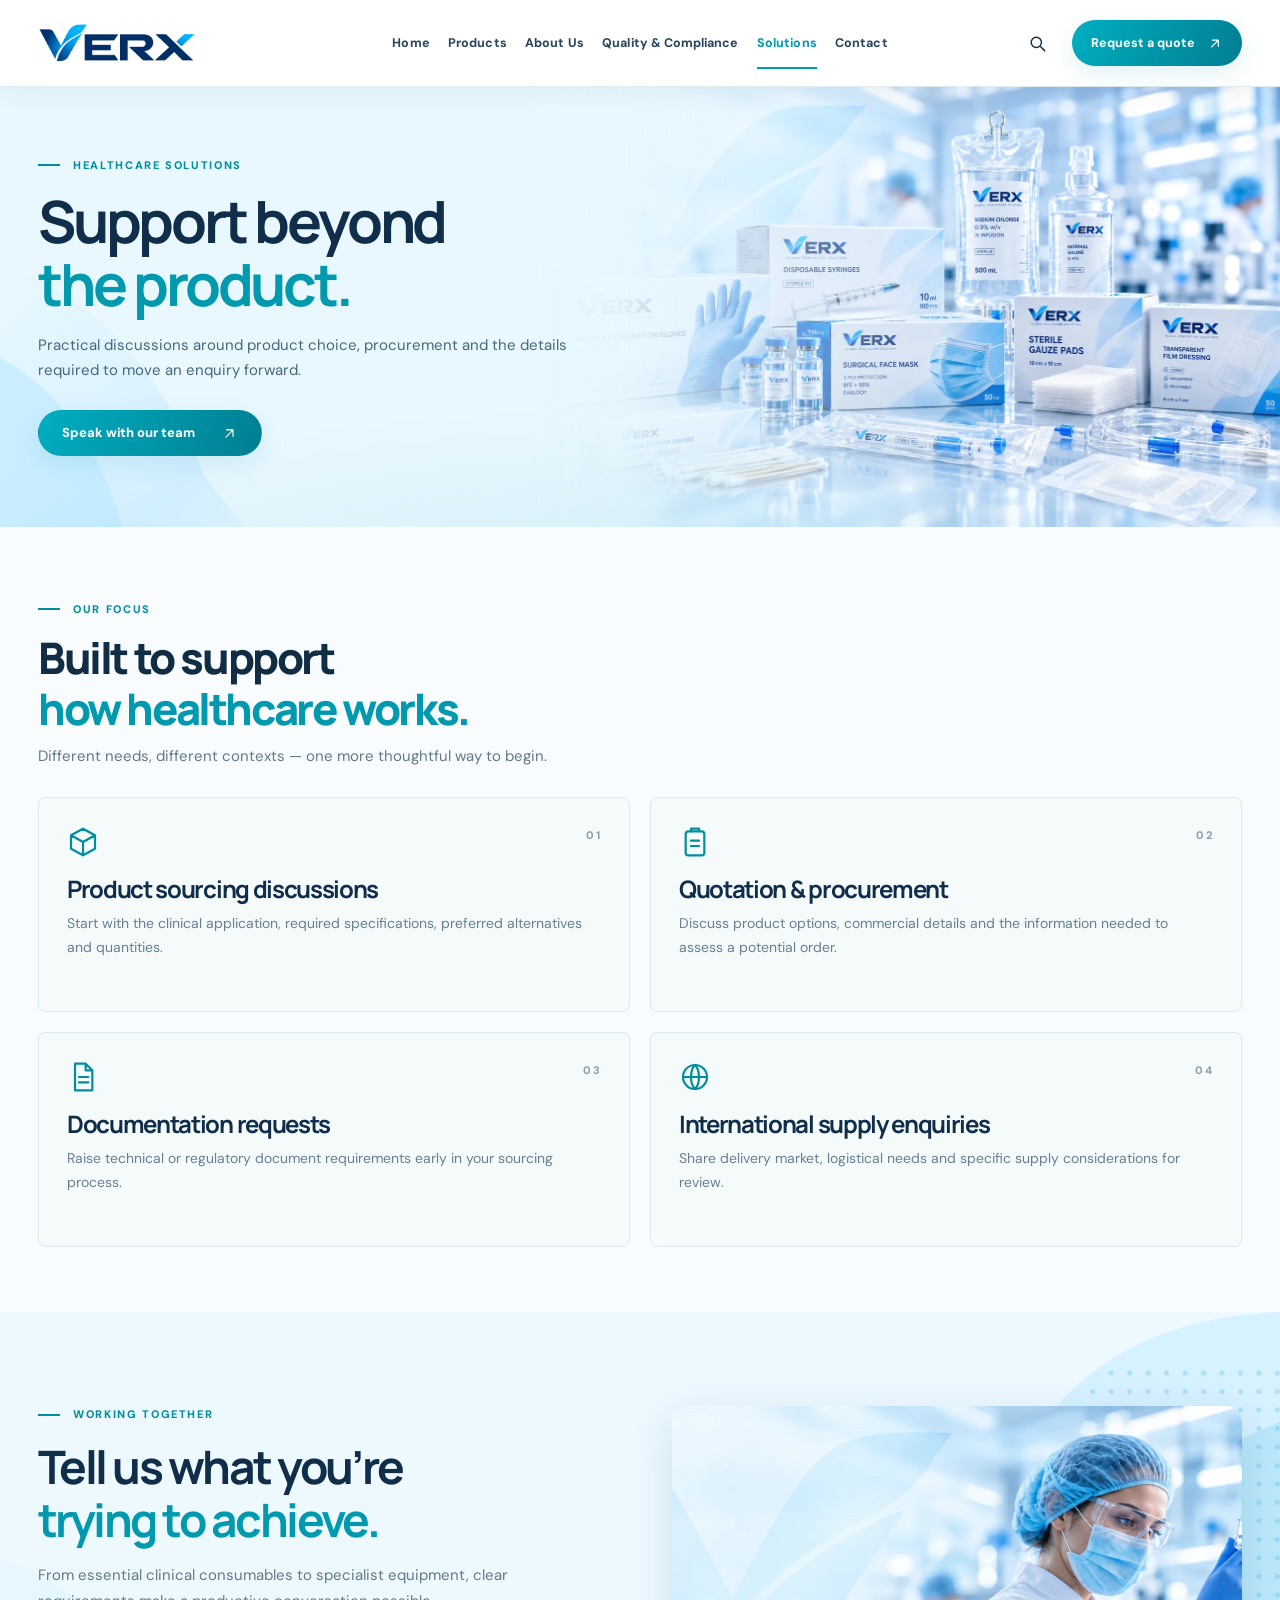
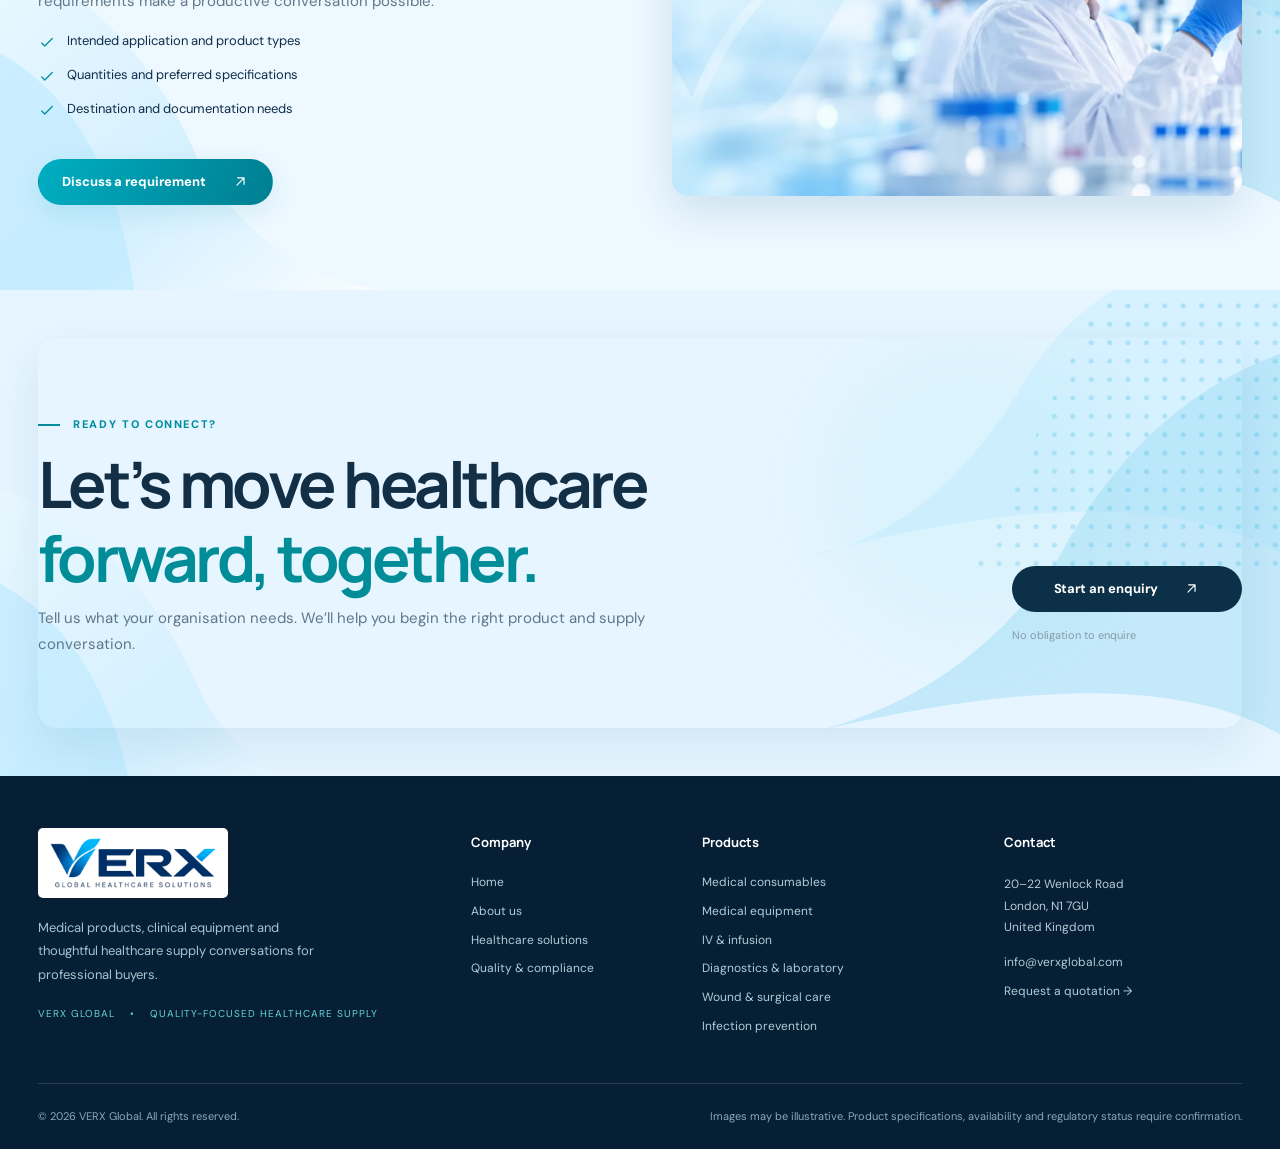
<file: solutions.html>
<!DOCTYPE html>
<html lang="en"><head><meta charset="utf-8"/><meta content="width=device-width,initial-scale=1" name="viewport"/><meta content="#073451" name="theme-color"/><meta content="Healthcare procurement conversations, medical product selection, supply coordination and documentation support from VERX Global." name="description"/><title>Healthcare Solutions | VERX Global</title><link href="assets/favicon.ico" rel="icon" sizes="any"/><link href="assets/favicon-32.png" rel="icon" sizes="32x32" type="image/png"/><link href="assets/favicon-180.png" rel="apple-touch-icon"/><link href="https://fonts.googleapis.com" rel="preconnect"/><link crossorigin="" href="https://fonts.gstatic.com" rel="preconnect"/><link href="https://fonts.googleapis.com/css2?family=DM+Sans:wght@400;500;600;700&amp;family=Manrope:wght@400;500;600;700;800&amp;display=swap" rel="stylesheet"/><link href="style.css?v=20261030" rel="stylesheet"/><script defer="" src="site.js?v=20261030"></script></head><body class="page-solutions"><a class="skip-link" href="#main-content">Skip to main content</a><div id="site-header"></div><main data-page="solutions" id="main-content"><section class="pagehero"><div class="container pagehero-wrap"><div class="pagehero-text"><span class="eyebrow">HEALTHCARE SOLUTIONS</span><h1>Support beyond<br/><em>the product.</em></h1><p>Practical discussions around product choice, procurement and the details required to move an enquiry forward.</p><div class="pagehero-actions"><a class="button solid" href="contact.html">Speak with our team<svg aria-hidden="true" class="button-icon" fill="none" height="17" stroke="currentColor" stroke-linecap="round" stroke-linejoin="round" stroke-width="1.65" viewbox="0 0 24 24" width="17"><path d="M7 17 17 7M8 7h9v9"></path></svg></a></div></div><div class="pagehero-image"><img alt="Illustrative medical supplies and healthcare products" fetchpriority="high" src="assets/solutions-hero.webp"/></div></div></section><section class="section"><div class="container"><div class="section-heading"><div><span class="eyebrow">OUR FOCUS</span><h2>Built to support<br/><em>how healthcare works.</em></h2><p>Different needs, different contexts — one more thoughtful way to begin.</p></div></div>
<div class="solution-grid"><article><svg aria-hidden="true" class="icon" fill="none" height="32" stroke="currentColor" stroke-linecap="round" stroke-linejoin="round" stroke-width="1.65" viewbox="0 0 24 24" width="32"><path d="m12 2 9 5-9 5-9-5zM3 7v10l9 5 9-5V7M12 12v10"></path></svg><span>01</span><h3>Product sourcing discussions</h3><p>Start with the clinical application, required specifications, preferred alternatives and quantities.</p></article><article><svg aria-hidden="true" class="icon" fill="none" height="32" stroke="currentColor" stroke-linecap="round" stroke-linejoin="round" stroke-width="1.65" viewbox="0 0 24 24" width="32"><rect height="18" rx="2" width="14" x="5" y="4"></rect><path d="M9 4V2h6v2M9 11h6M9 15h6"></path></svg><span>02</span><h3>Quotation &amp; procurement</h3><p>Discuss product options, commercial details and the information needed to assess a potential order.</p></article><article><svg aria-hidden="true" class="icon" fill="none" height="32" stroke="currentColor" stroke-linecap="round" stroke-linejoin="round" stroke-width="1.65" viewbox="0 0 24 24" width="32"><path d="M6 2h8l5 5v15H6zM14 2v5h5M9 12h7M9 16h7"></path></svg><span>03</span><h3>Documentation requests</h3><p>Raise technical or regulatory document requirements early in your sourcing process.</p></article><article><svg aria-hidden="true" class="icon" fill="none" height="32" stroke="currentColor" stroke-linecap="round" stroke-linejoin="round" stroke-width="1.65" viewbox="0 0 24 24" width="32"><circle cx="12" cy="12" r="9"></circle><path d="M3 12h18M12 3c4 4 4 14 0 18M12 3c-4 4-4 14 0 18"></path></svg><span>04</span><h3>International supply enquiries</h3><p>Share delivery market, logistical needs and specific supply considerations for review.</p></article></div></div></section><section class="section section-pale"><div class="container split-editorial"><div><span class="eyebrow">WORKING TOGETHER</span><h2>Tell us what you’re<br/><em>trying to achieve.</em></h2><p>From essential clinical consumables to specialist equipment, clear requirements make a productive conversation possible.</p><ul class="clean-checks dark-checks"><li><svg aria-hidden="true" class="icon" fill="none" height="22" stroke="currentColor" stroke-linecap="round" stroke-linejoin="round" stroke-width="1.65" viewbox="0 0 24 24" width="22"><path d="m5 12 4 4L19 6"></path></svg> Intended application and product types</li><li><svg aria-hidden="true" class="icon" fill="none" height="22" stroke="currentColor" stroke-linecap="round" stroke-linejoin="round" stroke-width="1.65" viewbox="0 0 24 24" width="22"><path d="m5 12 4 4L19 6"></path></svg> Quantities and preferred specifications</li><li><svg aria-hidden="true" class="icon" fill="none" height="22" stroke="currentColor" stroke-linecap="round" stroke-linejoin="round" stroke-width="1.65" viewbox="0 0 24 24" width="22"><path d="m5 12 4 4L19 6"></path></svg> Destination and documentation needs</li></ul><a class="button solid" href="contact.html">Discuss a requirement<svg aria-hidden="true" class="button-icon" fill="none" height="17" stroke="currentColor" stroke-linecap="round" stroke-linejoin="round" stroke-width="1.65" viewbox="0 0 24 24" width="17"><path d="M7 17 17 7M8 7h9v9"></path></svg></a></div><img alt="Healthcare professionals collaborating in modern care facility" loading="lazy" src="assets/hospital-environment.webp"/></div></section><section class="final-cta"><div class="container cta-inner"><div class="cta-glow"></div><div class="cta-copy"><span class="eyebrow">READY TO CONNECT?</span><h2>Let’s move healthcare<br/><em>forward, together.</em></h2><p>Tell us what your organisation needs. We’ll help you begin the right product and supply conversation.</p></div><div class="cta-action"><a class="button light" href="contact.html">Start an enquiry<svg aria-hidden="true" class="button-icon" fill="none" height="17" stroke="currentColor" stroke-linecap="round" stroke-linejoin="round" stroke-width="1.65" viewbox="0 0 24 24" width="17"><path d="M7 17 17 7M8 7h9v9"></path></svg></a><span>No obligation to enquire</span></div></div></section></main><div id="site-footer"></div></body></html>
</file>
<file: style.css>
/* VERX GLOBAL — SIGNATURE WEBSITE
   Design tokens and all styles live here for easy GitHub editing.
   No framework, external CSS libraries or build step required. */
:root{--navy:#071d34;--night:#06182a;--ink:#102940;--muted:#587085;--teal:#008c99;--aqua:#5bd4d9;--line:#dfe9ee;--pale:#f3f8fa;--white:#fff;--font:'DM Sans',Arial,sans-serif;--display:'Manrope','DM Sans',sans-serif;--ease:cubic-bezier(.2,.75,.2,1)}
*{box-sizing:border-box}html{scroll-behavior:smooth;scroll-padding-top:115px}body{margin:0;color:var(--ink);background:#fff;font:16px/1.65 var(--font);-webkit-font-smoothing:antialiased}img,svg{max-width:100%}img{display:block}a{text-decoration:none;color:inherit}button,input,textarea,select{font:inherit}button{cursor:pointer}a:focus-visible,button:focus-visible,input:focus-visible,select:focus-visible,textarea:focus-visible{outline:3px solid #4bcfd5;outline-offset:4px}.container{width:min(100% - 96px,1512px);margin-inline:auto}.sr-only{position:absolute!important;width:1px;height:1px;overflow:hidden;clip:rect(0,0,0,0);white-space:nowrap}.skip-link{position:fixed;top:-120px;left:16px;background:#fff;color:#000;z-index:999;padding:12px 16px;border-radius:8px}.skip-link:focus{top:12px}.icon{flex-shrink:0}h1,h2,h3,p{margin-top:0}h1,h2,h3{font-family:var(--display);letter-spacing:-.055em;line-height:1.15;color:inherit}p{line-height:1.72}em{font-style:normal;color:var(--teal)}
/* Header remains visible as you scroll */
.site-header{position:sticky;top:0;z-index:100;background:rgba(255,255,255,.97);border-bottom:1px solid rgba(198,217,226,.72);backdrop-filter:blur(18px);-webkit-backdrop-filter:blur(18px);box-shadow:0 8px 28px rgba(11,35,54,.055);transition:box-shadow .25s}.site-header.scrolled{box-shadow:0 15px 30px rgba(9,41,60,.13)}.header-inside{height:90px;display:flex;align-items:center;gap:clamp(18px,2.5vw,45px)}.header-brand{display:flex;align-items:center;gap:18px;flex-shrink:0;min-width:0}.header-brand img{width:162px;height:auto;max-height:57px;object-fit:contain}.header-brand-tag{border-left:1px solid #c5d9e1;padding-left:17px;font-size:9px;line-height:1.5;font-weight:800;letter-spacing:.12em;color:#4d6b7c;white-space:nowrap}.header-nav{display:flex;align-items:center;gap:clamp(16px,2vw,33px);margin-left:auto}.header-nav a{position:relative;display:inline-flex;align-items:center;height:90px;font-size:12px;font-weight:750;color:#29465c;white-space:nowrap;transition:color .2s}.header-nav a::after{position:absolute;bottom:24px;left:0;right:100%;content:"";height:2px;background:var(--teal);transition:right .2s}.header-nav a:hover,.header-nav a[aria-current="page"]{color:var(--teal)}.header-nav a[aria-current="page"]::after,.header-nav a:hover::after{right:0}.header-actions{display:flex;align-items:center;gap:13px;flex-shrink:0}.icon-btn{display:grid;place-items:center;width:40px;height:40px;background:transparent;border:0;border-radius:50%;color:var(--ink);transition:background .2s}.icon-btn:hover{background:#e8f5f7}.header-quote{display:inline-flex;align-items:center;gap:12px;border-radius:999px;padding:12px 17px;background:var(--teal);color:white;font-size:12px;font-weight:750;white-space:nowrap;transition:transform .2s,background .2s}.header-quote:hover{background:#006c80;transform:translateY(-2px)}.header-quote svg{width:16px}.menu-toggle{display:none}.header-note{display:none}
/* Buttons + labels */
.button{min-height:52px;display:inline-flex;align-items:center;justify-content:center;gap:22px;border:1px solid transparent;border-radius:7px;padding:15px 24px;font-size:13px;font-weight:750;letter-spacing:-.005em;transition:transform .25s var(--ease),background .25s,box-shadow .25s,color .25s;line-height:1.4}.button:hover{transform:translateY(-3px)}.button-icon{margin-left:4px;transition:transform .25s}.button:hover .button-icon{transform:translate(3px,-3px)}.button.solid{background:#00a0ab;color:white;box-shadow:0 10px 24px #00a0ab22}.button.solid:hover{background:#007e90;box-shadow:0 16px 26px #00a0ab33}.button.ghost{background:transparent;color:var(--ink);border-color:#c9dce3}.button.ghost:hover{border-color:#00a0ab;color:#007e90;background:white}.button.light{background:white;color:var(--navy)}.button.light:hover{background:#dffaff}.button.outline-on-dark{background:transparent;border-color:#ffffff68;color:#fff}.button.outline-on-dark:hover{border-color:#fff;background:#ffffff15}.eyebrow{display:inline-flex;align-items:center;gap:13px;color:#008e9e;font-size:11px;font-weight:800;letter-spacing:.18em;text-transform:uppercase;line-height:1.4}.eyebrow::before{content:"";width:22px;height:2px;background:currentColor;flex:0 0 22px}
/* HOME Hero */
.hero-home{min-height:720px;position:relative;overflow:hidden;background:var(--night);color:white}.hero-image,.hero-shade,.hero-grid{position:absolute;inset:0}.hero-image{left:34%}.hero-image img{width:100%;height:100%;object-fit:cover;object-position:62% 45%;filter:saturate(.88) contrast(1.03)}.hero-shade{background:linear-gradient(90deg,#06182afc 0%,#061b30f6 23%,#092640dc 44%,#082b469b 60%,#09233e33 81%,#071f3433 100%),linear-gradient(0deg,#061a2deb 0%,transparent 31%)}.hero-grid{opacity:.15;pointer-events:none;background-image:linear-gradient(90deg,transparent calc(100% - 1px),#c7eeed 100%);background-size:calc(100% / 5) 100%;mask-image:linear-gradient(90deg,black,transparent 90%)}.hero-inner{position:relative;z-index:2;min-height:640px;display:flex;align-items:center;padding:70px 0 75px}.hero-main{width:min(780px,70%)}.hero-eyebrow{font-size:11px;font-weight:800;letter-spacing:.2em;display:flex;align-items:center;gap:12px;color:#bdedf1}.hero-eyebrow i{width:7px;height:7px;border-radius:50%;background:#52e3e7;box-shadow:0 0 0 5px #52e3e72a}.hero-main h1{margin:27px 0 24px;font-size:clamp(56px,5.65vw,96px);line-height:1.085;font-weight:800;letter-spacing:-.073em;color:#fff;text-wrap:balance}.hero-main h1 span{color:#77dae2}.hero-main>p{color:#d5e6ec;font-size:clamp(15px,1.15vw,18px);max-width:580px;line-height:1.72}.hero-actions{display:flex;flex-wrap:wrap;gap:12px;margin-top:31px}.hero-annotation{display:flex;align-items:center;gap:12px;margin-top:57px;color:#b0ced7;letter-spacing:.14em;font-size:10px;font-weight:700}.hero-annotation .line{width:32px;height:1px;background:#93c8d0}.hero-side-label{position:absolute;right:0;top:50%;writing-mode:vertical-rl;font-size:10px;color:#c3dce5;letter-spacing:.27em;white-space:nowrap}.hero-side-label span{color:#64d3dc}.hero-bottom{position:relative;z-index:2;background:#071b2be0;border-top:1px solid #ffffff24}.hero-bottom-inner{height:80px;display:flex;align-items:center;justify-content:space-between}.hero-bottom-text{display:flex;align-items:center;gap:22px;color:#a6c1cc;font-size:11px;letter-spacing:.16em;font-weight:700}.hero-bottom-text span:first-child{color:#52cad5}.hero-bottom-side{display:flex;align-items:center;gap:22px;color:#e2eff2;font-size:12px}.hero-bottom-side a{display:grid;place-items:center;border:1px solid #ffffff80;border-radius:50%;width:32px;height:32px;transition:background .2s}.hero-bottom-side a:hover{background:#ffffff36}
.proof-bar{background:#fff;border-bottom:1px solid #e6edef}.proof-grid{display:grid;grid-template-columns:repeat(4,1fr)}.proof-item{display:flex;align-items:center;gap:14px;min-width:0;padding:28px 18px;border-right:1px solid #e4edf1}.proof-item:first-child{padding-left:0}.proof-item:last-child{border:0}.proof-icon{display:grid;place-items:center;background:#eaf8f9;color:var(--teal);border-radius:10px;width:49px;height:49px;flex:0 0 49px}.proof-item strong{display:block;font-size:13px;line-height:1.4;letter-spacing:-.015em}.proof-item p{margin:2px 0 0;color:#6c8291;font-size:12px;line-height:1.45}
/* Common sections */
.section{padding:clamp(78px,8vw,136px) 0}.section-pale{background:#f2f8fa}.section-heading{display:flex;gap:32px;align-items:end;justify-content:space-between;margin-bottom:46px}.section-heading>div:first-child{max-width:880px}.section-heading h2,.values-head h2{font-size:clamp(34px,3.4vw,59px);line-height:1.18;font-weight:800;margin:17px 0 13px;color:#112d43}.section-heading p{font-size:15px;max-width:600px;color:#62798a;margin:0}.section-heading>.button{margin-bottom:8px;flex:0 0 auto}.fine-print{color:#81949e;margin:24px 0 0;font-size:11px;letter-spacing:.005em}
/* Product cards editorial photo-led */
.products-section{background:#f7fafb}.product-grid{display:grid;grid-template-columns:repeat(12,minmax(0,1fr));gap:15px}.product-card{position:relative;overflow:hidden;isolation:isolate;grid-column:span 3;min-height:305px;background:#173e50;border-radius:9px;box-shadow:0 8px 30px #163f5710;transition:transform .35s var(--ease),box-shadow .35s}.product-card.feature-product:nth-child(1){grid-column:span 7;min-height:390px}.product-card.feature-product:nth-child(2){grid-column:span 5;min-height:390px}.product-card:hover{transform:translateY(-5px);box-shadow:0 18px 36px #153c5726}.product-card img{width:100%;height:100%;object-fit:cover;position:absolute;inset:0;transition:transform .8s var(--ease);filter:saturate(.91)}.product-card:hover img{transform:scale(1.065)}.product-card:nth-child(4) img{object-position:center}.product-gradient{position:absolute;inset:0;background:linear-gradient(0deg,#051f31ef 0%,#062e468c 43%,#082c3718 85%);z-index:1}.product-top{position:absolute;top:22px;left:23px;right:21px;display:flex;justify-content:space-between;align-items:center;z-index:2;color:#fff;font-size:11px;letter-spacing:.12em;font-weight:750}.product-arrow{border:1px solid #ffffff98;border-radius:50%;padding:8px;width:36px;height:36px;background:#0e304638}.product-info{position:absolute;z-index:2;bottom:22px;left:24px;right:24px;color:white}.product-info h3{font-size:clamp(18px,1.55vw,27px);letter-spacing:-.045em;margin:0 0 6px;color:#fff}.product-info p{font-size:12px;line-height:1.5;margin:0;color:#d9e9ed;max-width:340px}.card-link{display:inline-flex;align-items:center;gap:9px;color:#8ce4e8;font-size:12px;font-weight:750;margin-top:12px}.card-link:hover{color:#fff}.listing-grid .product-card{grid-column:span 4;min-height:355px}.filter-row{display:flex;align-items:center;justify-content:space-between;gap:20px;margin:-5px 0 25px}.filter-input{height:51px;max-width:580px;width:100%;border:1px solid #d4e3ea;background:white;border-radius:8px;display:flex;align-items:center;padding:0 17px;color:var(--teal);gap:12px}.filter-input:focus-within{box-shadow:0 0 0 3px #78dbe33e}.filter-input input{width:100%;border:0;outline:0;background:transparent;color:#123247;font-size:14px}.filter-row>span{font-size:12px;color:#658496;font-weight:700}.filter-empty{background:white;padding:20px;border-radius:8px}.filter-empty a{color:var(--teal);font-weight:750}
/* Branded feature */
.brand-section{display:grid;grid-template-columns:44% 56%;min-height:590px;background:#09273c}.brand-left{padding:clamp(58px,7.2vw,130px) clamp(40px,5.7vw,115px);position:relative;overflow:hidden;color:white;background:radial-gradient(circle at 10% 9%,#12536a,#071f35 73%)}.brand-left::before{content:'V';position:absolute;right:-65px;bottom:-150px;color:#ffffff08;font-size:600px;line-height:1;font-family:var(--display);font-weight:800}.brand-left>*{position:relative}.brand-left .eyebrow{color:#62dce3}.brand-left h2{font-size:clamp(43px,4.4vw,80px);color:#fff;margin:30px 0 24px;letter-spacing:-.07em}.brand-left h2 em{color:#6cdce2}.brand-left p{max-width:430px;color:#c0dae3;font-size:15px;margin-bottom:30px}.brand-signature{display:block;color:#8fa9b5;margin-top:70px;letter-spacing:.2em;font-size:10px;font-weight:700}.brand-right{position:relative;overflow:hidden;min-height:560px;background:#d3e6ee}.brand-right>img{width:100%;height:100%;object-fit:cover;position:absolute;inset:0;object-position:62% center}.brand-image-note{position:absolute;bottom:30px;right:30px;padding:22px 25px;background:#fffefd;box-shadow:0 15px 50px #061b2c29;max-width:305px;border-radius:7px}.brand-image-note span{display:block;font-size:10px;color:#008e9e;font-weight:800;letter-spacing:.14em;margin-bottom:7px}.brand-image-note strong{font-family:var(--display);font-size:16px;line-height:1.3;display:block;letter-spacing:-.03em}.brand-image-note small{color:#748998;font-size:10px;line-height:1.5;display:block;margin-top:8px}
/* Values + methods */
.values-section{background:white}.values-head{margin-bottom:50px}.value-items{display:grid;grid-template-columns:repeat(3,minmax(0,1fr));gap:20px}.value-items>div{border-top:1px solid #cddde4;padding:29px 38px 10px 2px;position:relative}.value-num{display:block;color:#85a1b0;font-size:11px;letter-spacing:.1em;margin-bottom:20px}.value-items svg{color:#0094a0;margin-bottom:18px}.value-items h3{font-size:24px;margin-bottom:13px}.value-items p{color:#6e8090;line-height:1.75;font-size:14px;max-width:340px}.impact-section{display:grid;grid-template-columns:50% 50%;background:#06374a;min-height:570px}.impact-image{min-height:570px;overflow:hidden}.impact-image img{width:100%;height:100%;object-fit:cover;object-position:72% center}.impact-body{padding:clamp(60px,7vw,113px) clamp(50px,7vw,120px);color:white;display:flex;flex-direction:column;align-items:flex-start;justify-content:center}.impact-body .eyebrow{color:#77dfe3}.impact-body h2{font-size:clamp(38px,3.8vw,65px);margin:22px 0}.impact-body p{max-width:510px;color:#cee6eb;font-size:15px}.clean-checks{list-style:none;margin:14px 0 30px;padding:0;display:grid;gap:12px}.clean-checks li{display:flex;align-items:flex-start;gap:11px;font-size:13px}.clean-checks svg{color:#5fe4e8;width:18px;flex:none;margin-top:2px}.dark-checks svg{color:#008e9e}.process-section{background:#fff}.steps-grid{display:grid;grid-template-columns:repeat(4,1fr);gap:16px}.step{background:#f5fafb;border:1px solid #e5eff2;padding:28px;min-height:225px;display:flex;flex-direction:column;align-items:start;border-radius:7px;position:relative}.step>span{font-size:11px;color:#809eaa;letter-spacing:.16em;font-weight:800}.step>svg{color:#008e9e;margin:15px 0 20px}.step h3{font-size:17px;letter-spacing:-.035em;margin:0 0 8px}.step p{font-size:12px;line-height:1.6;color:#677d8c;margin:0}.standard-banner{background:#0b3047;color:white;position:relative;overflow:hidden}.standard-banner::after{position:absolute;right:-100px;top:-220px;content:'';width:650px;height:650px;border:1px solid #78d2d936;border-radius:50%;box-shadow:0 0 0 90px #78d2d909,0 0 0 180px #78d2d907;pointer-events:none}.standard-inner{display:flex;align-items:center;justify-content:space-between;gap:30px;padding:72px 0}.standard-inner .eyebrow{color:#70dade}.standard-inner h2{font-size:clamp(30px,3vw,48px);color:#fff;margin:15px 0 10px}.standard-inner p{margin:0;color:#c4dce3;font-size:14px;max-width:650px}.standard-inner>.button{flex-shrink:0;z-index:1}
/* Bottom CTA and footer */
.final-cta{background:#f5f9fa}.cta-inner{position:relative;padding:120px 0;display:flex;justify-content:space-between;align-items:end;gap:38px;overflow:hidden}.cta-glow{position:absolute;right:10%;top:0;width:300px;height:300px;background:#8bdee71d;border-radius:50%;filter:blur(28px)}.cta-copy,.cta-action{position:relative}.cta-copy h2{color:#122f46;font-size:clamp(44px,5vw,86px);margin:21px 0 19px}.cta-copy h2 em{color:#008d98}.cta-copy p{max-width:610px;margin:0;font-size:15px;color:#617789}.cta-action{display:flex;align-items:start;flex-direction:column;gap:14px;padding-bottom:14px}.cta-action .button{background:#0b3047;color:#fff;min-width:230px}.cta-action>span{color:#879ba7;font-size:11px}.site-footer{background:#061b2c;color:#b6cbd6}.footer-main{padding:72px 0 55px;display:grid;grid-template-columns:1.55fr .7fr 1fr 1fr;gap:clamp(25px,5vw,70px)}.footer-brand img{width:190px;padding:9px 11px;background:white;border-radius:5px;margin-bottom:18px}.footer-brand>p{max-width:290px;font-size:13px;line-height:1.8;color:#a8c3cd}.footer-col h3{color:#fff;font:700 13px var(--display);letter-spacing:0;margin:5px 0 23px}.footer-col a{display:block;width:fit-content;margin:0 0 12px;font-size:12px;line-height:1.4;color:#b2ccd7}.footer-col a:hover{color:#70dfe4}.footer-col address{font-size:12px;line-height:1.8;font-style:normal;margin-bottom:15px}.footer-social-line{margin-top:20px;display:flex;gap:15px;align-items:center;color:#66d3dc;font-size:10px;letter-spacing:.1em}.footer-bottom{border-top:1px solid #ffffff26;padding:24px 0;display:flex;justify-content:space-between;gap:25px;color:#8ca8b7;font-size:11px;line-height:1.6}.footer-bottom span:last-child{text-align:right}
/* Inner-page hero */
.pagehero{background:linear-gradient(115deg,#edf7f9,#f7fbfc 58%,#cfeaf1);overflow:hidden;position:relative}.pagehero-wrap{min-height:520px;display:grid;grid-template-columns:51% 49%;align-items:stretch;gap:0}.pagehero-text{padding:100px 35px 85px 0;display:flex;justify-content:center;align-items:flex-start;flex-direction:column;position:relative;z-index:2}.pagehero-text h1{font-size:clamp(49px,5vw,84px);margin:22px 0 24px;line-height:1.08}.pagehero-text>p{color:#5d7385;max-width:590px;font-size:16px}.pagehero-actions{margin-top:18px}.pagehero-image{position:relative;align-self:stretch;margin-right:calc((min(100vw,1608px) - 100vw)/2)}.pagehero-image:before{content:'';position:absolute;z-index:2;inset:0;background:linear-gradient(90deg,#edf7f9 0%,#edf7f900 32%)}.pagehero-image img{width:100%;height:100%;position:absolute;inset:0;object-fit:cover;object-position:center}
/* Editorial content */
.split-editorial{display:grid;grid-template-columns:1fr 1fr;gap:clamp(45px,7vw,126px);align-items:center}.split-editorial>div:first-child{padding:20px 0}.split-editorial h2{font-size:clamp(39px,3.9vw,64px);margin:20px 0 25px}.split-editorial p{color:#61798a;font-size:15px;max-width:565px}.split-editorial .button{margin-top:20px}.split-editorial>img{width:100%;height:440px;object-fit:cover;border-radius:5px}.principles{display:grid;grid-template-columns:repeat(3,1fr);gap:16px}.principles article{background:white;border:1px solid #e1eaed;border-radius:8px;padding:clamp(27px,3vw,45px);min-height:255px}.principles svg{color:#008e9e;margin-bottom:30px}.principles h3{font-size:21px;margin-bottom:10px}.principles p{color:#657c89;font-size:14px}.quality-principles article{background:#f7fbfc}.feature-photo-section{position:relative;background:#07354d;min-height:550px;color:white}.feature-photo-section>img,.feature-photo-overlay{position:absolute;inset:0;width:100%;height:100%;object-fit:cover}.feature-photo-section>img{object-position:center 40%}.feature-photo-overlay{background:linear-gradient(90deg,#052239fa,#05243ae0 42%,#072a4170)}.feature-photo-content{position:relative;padding:100px 0;max-width:1512px}.feature-photo-content .eyebrow{color:#5fdae1}.feature-photo-content h2{font-size:clamp(45px,4.8vw,75px);max-width:740px;color:white;margin:27px 0}.feature-photo-content p{color:#dae7ec;font-size:16px;max-width:545px}.feature-photo-content .button{margin-top:15px}.solution-grid{display:grid;grid-template-columns:repeat(2,1fr);gap:20px}.solution-grid article{padding:36px;background:#f5fafb;border:1px solid #dce9ef;border-radius:7px;min-height:248px;display:grid;grid-template-columns:1fr auto;grid-template-rows:auto auto 1fr}.solution-grid article svg{color:#008e9e;grid-column:1}.solution-grid article>span{grid-column:2;grid-row:1;font-size:11px;color:#8aa0ad;letter-spacing:.12em;font-weight:800}.solution-grid article h3{font-size:24px;grid-column:1/-1;margin:26px 0 8px}.solution-grid article p{color:#668092;font-size:14px;max-width:600px;grid-column:1/-1;margin:0}
/* Contact */
.contact-section{background:#f6fafb}.contact-layout{display:grid;grid-template-columns:.79fr 1.21fr;gap:clamp(55px,8vw,145px);align-items:start}.contact-details h2{font-size:clamp(36px,3.6vw,59px);margin:20px 0}.contact-details>p{font-size:15px;color:#617a8a;max-width:475px;margin-bottom:40px}.contact-link{display:flex;align-items:flex-start;gap:18px;padding:23px 0;border-top:1px solid #d9e6eb}.contact-link svg{color:var(--teal);margin-top:4px}.contact-link span{display:block;font-size:11px;color:#76909b;letter-spacing:.06em;margin-bottom:4px}.contact-link a,.contact-link address{font-style:normal;color:#1b3b50;font-size:15px;font-weight:650;line-height:1.65;overflow-wrap:anywhere}.contact-link a:hover{color:#008e9e}.contact-hint{background:#e9f3f6;padding:24px;margin-top:28px;border-left:3px solid #08a6b0;border-radius:3px}.contact-hint strong{font-size:14px}.contact-hint p{font-size:12px;color:#668090;margin:8px 0 0}.contact-panel{padding:clamp(28px,3vw,60px);background:white;box-shadow:0 22px 60px #07355010;border:1px solid #e1eaed;border-radius:9px}.contact-form-heading h2{font-size:33px;margin:10px 0 2px}.contact-form-heading p{font-size:13px;color:#7c919c;margin-bottom:31px}.form-grid{display:grid;grid-template-columns:repeat(2,1fr);gap:18px}.contact-panel label{display:block;color:#28465a;font-size:12px;font-weight:700;line-height:1.4}.contact-panel label b{color:#d25745}.contact-panel input:not([type=checkbox]),.contact-panel select,.contact-panel textarea{display:block;margin-top:9px;width:100%;border:1px solid #cddfe6;background:#fbfdfd;border-radius:5px;padding:14px 13px;color:#123246;font-size:13px;font-weight:400;outline-color:#00a2b0;min-height:49px}.contact-panel input::placeholder,.contact-panel textarea::placeholder{color:#96aab6}.full-field{margin-top:20px}.full-field textarea{min-height:155px!important;resize:vertical}.contact-panel .consent{display:flex;gap:12px;margin:19px 0 25px;align-items:flex-start;font-size:11px;font-weight:400;color:#6e8390;line-height:1.6}.consent input{width:17px;height:17px;accent-color:#008e9e;flex:0 0 17px;margin:3px 0 0}.form-submit{border:0}.form-notice{font-size:10px;line-height:1.65;margin:16px 0 0;color:#7b8e9a}.honeypot{position:absolute!important;left:-10000px!important;opacity:0!important;width:1px!important;height:1px!important}
/* Search dialog and menu */
.search-dialog{border:0;border-radius:10px;padding:0;max-width:590px;width:calc(100vw - 32px);box-shadow:0 25px 90px #061b2a70;color:var(--ink)}.search-dialog::backdrop{background:#041827b8;backdrop-filter:blur(5px)}.search-inner{padding:35px}.search-top{display:flex;justify-content:space-between;align-items:center;gap:14px}.search-top strong{font-size:22px;font-family:var(--display);letter-spacing:-.04em}.search-top button{background:#e8f4f6;border:0;width:34px;height:34px;border-radius:50%;display:grid;place-items:center}.search-inner>p{font-size:13px;color:#668293}.search-inner>input{width:100%;padding:16px;border-radius:6px;border:1px solid #c6dce5;outline-color:#0095a3}.search-results{display:grid;gap:5px;margin:20px 0 8px;max-height:320px;overflow-y:auto}.search-results a{display:flex;justify-content:space-between;align-items:center;padding:12px 13px;border-radius:5px;color:#13455a;font-size:14px;font-weight:700}.search-results a:hover{background:#edf8fa;color:var(--teal)}
/* Responsive */
@media(min-width:1800px){.hero-home{min-height:810px}.hero-inner{min-height:730px}.hero-main h1{font-size:104px}.product-card.feature-product:nth-child(-n+2){min-height:470px}.product-card{min-height:355px}}
@media(max-width:1370px){.container{width:min(100% - 70px,1512px)}.header-brand-tag{display:none}.header-inside{gap:21px}.header-nav{gap:20px}.header-nav a{font-size:11px}.header-brand img{width:152px}.hero-main{width:75%}}
@media(max-width:1050px){.container{width:calc(100% - 56px)}.header-inside{height:76px}.header-brand img{width:150px}.header-nav{display:none;position:absolute;left:0;top:100%;right:0;background:#fff;padding:15px 28px 27px;box-shadow:0 18px 30px #051d3220;border-top:1px solid #deedf2;flex-direction:column;align-items:stretch;gap:0}.header-nav.is-open{display:flex}.header-nav a{height:47px;font-size:14px;border-bottom:1px solid #edf1f3}.header-nav a::after{display:none}.menu-toggle{display:grid;place-items:center;background:transparent;border:1px solid #d7e7eb;border-radius:5px;width:41px;height:41px;color:#183a4c}.hero-main{width:85%}.hero-side-label{display:none}.proof-grid{grid-template-columns:repeat(2,1fr)}.proof-item:nth-child(2){border-right:0}.proof-item{padding-left:16px}.proof-item:first-child{padding-left:16px}.brand-section{grid-template-columns:1fr 1fr}.brand-left{padding:70px 43px}.brand-left h2{font-size:54px}.brand-right{min-height:560px}.impact-body{padding:65px 43px}.steps-grid{grid-template-columns:repeat(2,1fr)}.footer-main{grid-template-columns:1.2fr .85fr 1fr;gap:35px}.footer-col:last-child{grid-column:2 / 4}.product-card{grid-column:span 6}.product-card.feature-product:nth-child(1),.product-card.feature-product:nth-child(2){grid-column:span 6;min-height:355px}.listing-grid .product-card{grid-column:span 6}.pagehero-wrap{min-height:455px}.pagehero-text{padding:70px 12px 70px 0}.pagehero-image{margin-right:-28px}}
@media(max-width:750px){.container{width:calc(100% - 38px)}.header-inside{height:72px}.header-brand img{width:141px}.header-quote{display:none}.hero-home{min-height:0}.hero-image{left:0;top:0;bottom:auto;height:430px}.hero-image img{object-position:66% 35%}.hero-shade{background:linear-gradient(0deg,#061b2c 5%,#061b2ca6 42%,#061b2c15 79%),linear-gradient(90deg,#061b2c73,#061b2c05)}.hero-grid{opacity:.09}.hero-inner{min-height:720px;align-items:end;padding:295px 0 55px}.hero-main{width:100%}.hero-main h1{font-size:clamp(47px,9vw,78px);margin:19px 0}.hero-main>p{font-size:14px}.hero-annotation{margin-top:35px;font-size:9px}.hero-bottom-inner{height:58px}.hero-bottom-text{gap:12px;font-size:9px}.hero-bottom-side>span{display:none}.proof-grid{grid-template-columns:1fr 1fr}.proof-item{padding:18px 9px}.proof-item:first-child{padding-left:9px}.proof-icon{width:38px;height:38px;flex-basis:38px}.proof-icon svg{width:20px}.proof-item strong{font-size:11px}.proof-item p{font-size:10px}.section{padding:75px 0}.section-heading{display:block;margin-bottom:30px}.section-heading h2,.values-head h2{font-size:clamp(34px,7vw,51px)}.section-heading p{font-size:13px}.section-heading>.button{margin-top:23px}.product-grid{grid-template-columns:repeat(2,minmax(0,1fr));gap:12px}.product-card,.product-card.feature-product:nth-child(1),.product-card.feature-product:nth-child(2),.listing-grid .product-card{grid-column:span 1;min-height:310px}.product-card.feature-product:nth-child(1),.product-card.feature-product:nth-child(2){grid-column:span 2;min-height:380px}.product-info{left:17px;right:17px;bottom:18px}.product-info h3{font-size:20px}.product-info p{font-size:11px}.product-top{top:15px;left:17px;right:15px}.brand-section{grid-template-columns:1fr}.brand-left{padding:72px 26px}.brand-left h2{font-size:54px}.brand-signature{margin-top:42px}.brand-right{min-height:400px}.value-items{grid-template-columns:1fr;gap:12px}.value-items>div{padding:20px 0}.value-num{margin-bottom:13px}.value-items svg{margin-bottom:8px}.impact-section{grid-template-columns:1fr}.impact-image{min-height:320px;max-height:380px}.impact-body{padding:65px 25px}.steps-grid{grid-template-columns:1fr 1fr;gap:12px}.step{padding:23px 19px}.standard-inner{display:block;padding:65px 0}.standard-inner>.button{margin-top:22px}.cta-inner{display:block;padding:78px 0}.cta-copy h2{font-size:clamp(43px,8vw,65px)}.cta-action{margin-top:27px}.footer-main{grid-template-columns:1fr 1fr;gap:35px;padding:55px 0 35px}.footer-brand{grid-column:1/-1}.footer-col:last-child{grid-column:auto}.footer-bottom{flex-direction:column;gap:9px}.footer-bottom span:last-child{text-align:left}.pagehero-wrap{grid-template-columns:1fr}.pagehero-text{padding:72px 0 53px}.pagehero-text h1{font-size:clamp(45px,9vw,70px)}.pagehero-text>p{font-size:14px}.pagehero-image{min-height:290px;margin:0 -19px}.pagehero-image:before{background:linear-gradient(180deg,#edf7f9,#edf7f900 22%)}.split-editorial,.contact-layout{grid-template-columns:1fr;gap:40px}.split-editorial>img{height:340px}.principles,.solution-grid{grid-template-columns:1fr}.principles article{min-height:0;padding:30px}.feature-photo-content{padding:95px 0}.feature-photo-content h2{font-size:47px}.feature-photo-overlay{background:linear-gradient(90deg,#052239e9,#05243a9e)}.contact-panel{padding:28px 22px}}
@media(max-width:460px){.hero-inner{min-height:690px}.hero-main h1{font-size:45px}.hero-actions{gap:9px}.hero-actions .button{padding:12px 13px;min-height:46px;font-size:11px;gap:8px}.hero-annotation{letter-spacing:.08em}.proof-item{gap:8px}.proof-icon{display:none}.product-grid{grid-template-columns:1fr}.product-card,.product-card.feature-product:nth-child(1),.product-card.feature-product:nth-child(2),.listing-grid .product-card{grid-column:span 1;min-height:310px}.product-card.feature-product:nth-child(1){min-height:340px}.product-info h3{font-size:22px}.steps-grid{grid-template-columns:1fr}.brand-right{min-height:350px}.brand-image-note{right:15px;bottom:15px;padding:13px 15px;max-width:235px}.footer-main{grid-template-columns:1fr 1fr}.footer-col:last-child{grid-column:1/-1}.footer-bottom{font-size:10px}.form-grid{grid-template-columns:1fr}.pagehero-text h1{font-size:47px}.filter-row{flex-direction:column;align-items:flex-start}.contact-details h2{font-size:43px}}
@media(prefers-reduced-motion:reduce){html{scroll-behavior:auto}*,*:before,*:after{transition:none!important;animation:none!important}}
/* Keep the shared header's outer mount sticky so it remains attached to the viewport. */
#site-header{position:sticky;top:0;z-index:100}
.site-header{position:relative;top:auto}
.footer-brand img{height:auto;max-height:none;object-fit:contain}

/* ===========================================================
   OCTOBER 2026 — REFERENCE-ALIGNED HEADER + HERO DESIGN
   Overrides legacy rules while preserving interior page styles.
   =========================================================== */
:root{--navy:#09263f;--teal:#008f9d}
#site-header{position:sticky;top:0;z-index:120;isolation:isolate}
.site-header{position:relative;top:auto;background:#fffffffa;border-bottom:1px solid #dfebf0;box-shadow:0 2px 20px #092e4710}
.site-header.scrolled{box-shadow:0 8px 32px #072c4921}
.header-inside{height:76px;gap:clamp(13px,1.8vw,28px)}
.header-brand{gap:15px;min-width:0}
.header-brand img{width:clamp(138px,12.4vw,185px);height:auto;max-height:58px;object-fit:contain}
.header-brand-tag{display:block;border-left:1px solid #d4e0e5;padding-left:14px;font-size:9px;line-height:1.48;font-weight:800;letter-spacing:.09em;color:#506b7c;white-space:nowrap}
.header-nav{gap:clamp(11px,1.45vw,25px)}
.header-nav a{height:76px;font-size:clamp(10px,.8vw,12px);font-weight:750;letter-spacing:0}
.header-nav a::after{bottom:14px}
.header-actions{gap:10px}
.header-quote{min-height:40px;border-radius:100px;padding:10px 17px;background:linear-gradient(105deg,#008d9e,#007785);box-shadow:0 5px 13px #006b7b20}
.header-quote:hover{background:#005f78}
.header-quote svg{width:16px}
/* Hero: photo-forward layout, with generous safe space for the left-hand copy. */
.hero-home{min-height:0;background:#071d34;overflow:hidden}
.hero-image{inset:0;left:27%}
.hero-image img{object-fit:cover;object-position:67% 42%;filter:saturate(.99) contrast(1.035)}
.hero-shade{background:linear-gradient(90deg,rgba(3,28,49,.99) 0%,rgba(4,32,54,.96) 24%,rgba(5,38,62,.79) 47%,rgba(5,37,59,.14) 83%,rgba(3,28,49,.12) 100%),linear-gradient(0deg,rgba(3,26,45,.77) 0%,transparent 38%)}
.hero-grid{opacity:.045}
.hero-inner{min-height:530px;align-items:center;padding:68px 0 65px}
.hero-main{width:min(700px,60%);position:relative;z-index:1}
.hero-eyebrow{letter-spacing:.15em;font-size:11px;font-weight:750;color:#e0f2f4}
.hero-eyebrow::after{content:"";height:2px;width:24px;position:absolute;top:-13px;left:0;background:#58c8d5}
.hero-eyebrow i{display:none}
.hero-main h1{font-size:clamp(42px,3.65vw,66px);line-height:1.09;letter-spacing:-.055em;margin:19px 0 18px;max-width:710px;text-wrap:balance}
.hero-main h1 span{color:#85d5ee}
.hero-main>p{max-width:565px;font-size:clamp(14px,1.07vw,17px);line-height:1.58;color:#e5f0f5}
.hero-actions{gap:12px;margin-top:24px}
.hero-actions .button{min-height:47px;gap:14px;border-radius:999px;padding:12px 22px;font-size:12px}
.hero-actions .button.solid{background:linear-gradient(110deg,#00a8b4,#008b9c);box-shadow:0 8px 20px #001a2b33}
.hero-actions .button.outline-on-dark{border-color:#e0f4f9b2;background:#031c302b}
.hero-actions .button.outline-on-dark:hover{background:#ffffff21}
.hero-side-panel{position:absolute;right:0;bottom:43px;z-index:3;display:flex;flex-direction:column;align-items:flex-end;gap:24px;max-width:200px}
.hero-side-caption{white-space:pre-line;line-height:1.55;letter-spacing:.08em;font-size:10px;font-weight:700;color:#f6fdff;border-left:3px solid #9fe3ee;padding-left:12px;text-shadow:0 2px 14px #05243f99}
.hero-slide-buttons{display:flex;align-items:center;gap:9px;padding-right:8px}
.hero-dot{width:13px;height:13px;border:1.5px solid #ffffffdb;border-radius:50%;background:#ffffff66;padding:0;box-shadow:0 1px 7px #001e3b33;transition:transform .2s,background .2s}
.hero-dot:hover{transform:scale(1.16)}
.hero-dot.is-active{background:#fff;border-color:white}
/* Trust bar visually connected to the hero, while keeping claims factual. */
.proof-bar{background:linear-gradient(100deg,#08233d,#07334b);border-top:1px solid #fff2;border-bottom:0;color:#fff}
.proof-grid{align-items:stretch}
.proof-item{padding:20px 18px;border-color:#ffffff22}
.proof-icon{width:43px;height:43px;flex:0 0 43px;background:#ffffff14;border-radius:8px;color:#80dbe9}
.proof-item strong{color:white;font-size:12px}
.proof-item p{color:#bfdce6;font-size:11px}
/* Balanced adaptive header and hero at intermediate widths. */
@media(max-width:1380px){
  .header-brand img{width:152px}
  .header-brand-tag{display:none}
  .header-nav{gap:clamp(10px,1.45vw,22px)}
  .header-inside{gap:17px}
  .hero-main{width:min(640px,65%)}
}
@media(min-width:1381px) and (max-width:1580px){
  .header-brand-tag{font-size:8px;max-width:175px}
  .header-brand img{width:158px}
  .header-nav{gap:16px}
  .header-inside{gap:20px}
  .header-nav a{font-size:11px}
}
@media(max-width:1050px){
  .header-inside{height:70px}
  .header-brand img{width:150px}
  .header-nav{display:none;position:absolute;top:100%;left:0;right:0;max-height:calc(100dvh - 70px);overflow-y:auto;background:white;box-shadow:0 18px 30px #051d3220;border-top:1px solid #deedf2;flex-direction:column;align-items:stretch;gap:0;padding:13px max(28px,calc((100vw - 920px)/2)) 25px}
  .header-nav.is-open{display:flex}
  .header-nav a{height:auto;min-height:48px;font-size:14px;padding:10px 0}
  .header-nav a::after{display:none}
  .hero-main{width:min(595px,72%)}
  .hero-main h1{font-size:clamp(42px,5.2vw,58px)}
  .hero-side-panel{right:0;bottom:33px}
}
@media(max-width:750px){
  .header-inside{height:66px}
  .header-brand img{width:146px}
  .header-brand-tag{display:none}
  .header-quote{display:none}
  .header-actions{gap:5px}
  .header-nav{max-height:calc(100dvh - 66px);padding:13px 21px 24px}
  .hero-image{inset:0;top:0;height:350px;left:0;bottom:auto}
  .hero-image img{object-position:70% 36%}
  .hero-shade{background:linear-gradient(180deg,rgba(5,29,47,.08) 0%,rgba(4,29,47,.44) 24%,rgba(4,29,49,.96) 48%,#041d32 74%,#041d32 100%)}
  .hero-inner{min-height:625px;align-items:flex-end;padding:285px 0 37px}
  .hero-main{width:100%;max-width:650px}
  .hero-eyebrow{font-size:9px;letter-spacing:.13em}
  .hero-main h1{font-size:clamp(37px,8.2vw,56px);line-height:1.09;margin:15px 0}
  .hero-main>p{font-size:13px;line-height:1.58;max-width:520px}
  .hero-actions{gap:10px;margin-top:20px}
  .hero-actions .button{min-height:45px;padding:11px 17px;font-size:11px}
  .hero-side-panel{right:0;top:20px;bottom:auto;max-width:unset;gap:0}
  .hero-side-caption{display:none}
  .hero-slide-buttons{padding:0;gap:7px}
  .hero-dot{width:10px;height:10px}
  .proof-item{padding:15px 10px}
  .proof-icon{width:36px;height:36px;flex-basis:36px}
  .proof-item:first-child{padding-left:10px}
}
@media(max-width:430px){
  .header-brand img{width:135px}
  .header-actions .icon-btn{width:37px;height:37px}
  .hero-inner{min-height:635px;padding:280px 0 35px}
  .hero-main h1{font-size:clamp(35px,9.1vw,41px)}
  .hero-main>p{font-size:12px}
  .hero-actions .button{padding:10px 12px;gap:8px}
  .proof-grid{grid-template-columns:repeat(2,minmax(0,1fr))}
  .proof-item{gap:9px;padding:13px 8px}
  .proof-icon{display:grid;width:31px;height:31px;flex-basis:31px}
  .proof-icon svg{width:17px;height:17px}
  .proof-item strong{font-size:10px}
  .proof-item p{font-size:9px}
}
@media(max-width:355px){
  .hero-inner{min-height:660px}
  .hero-actions{flex-direction:column;align-items:stretch}
  .hero-actions .button{justify-content:center}
  .proof-icon{display:none}
}
/* Final optical alignment: navigation centered in available header space and no image seam. */
@media(min-width:1051px){.header-nav{margin-left:0;flex:1 1 auto;justify-content:center;min-width:0}}
.hero-image{left:0}
@media(max-width:1050px){.header-actions{margin-left:auto}}

/* ============================================================
   VERX — SPACING REFINEMENT (26 OCT 2026)
   Keeps the original layout, hierarchy and imagery while reducing
   excessive whitespace between sections at every screen size.
   Edit these values to adjust density site-wide.
   ============================================================ */
/* Consistent section rhythm and less separation before the first cards. */
.section{padding:clamp(54px,5vw,84px) 0}
.section-heading{margin-bottom:30px}
.section-heading h2,.values-head h2{margin:13px 0 10px}
.section-heading>.button{margin-bottom:4px}
.fine-print{margin-top:15px}
/* The brand / impact panels still breathe, but are no longer oversized. */
.brand-section{min-height:510px}
.brand-left{padding:clamp(48px,5vw,84px) clamp(34px,5vw,86px)}
.brand-left h2{margin:21px 0 18px}
.brand-left p{margin-bottom:22px}
.brand-signature{margin-top:38px}
.brand-right{min-height:510px}
.values-head{margin-bottom:28px}
.value-items>div{padding:21px 28px 8px 2px}
.value-num{margin-bottom:12px}
.value-items svg{margin-bottom:10px}
.value-items h3{margin-bottom:8px}
.value-items p{margin-bottom:0}
.impact-section{min-height:475px}
.impact-image{min-height:475px}
.impact-body{padding:clamp(45px,4.5vw,77px) clamp(38px,6vw,100px)}
.impact-body h2{margin:16px 0}
.clean-checks{margin:10px 0 22px;gap:10px}
.step{min-height:195px;padding:23px}
.step>svg{margin:10px 0 13px}
/* More concise transition banners, ending CTA and footer. */
.standard-inner{padding:47px 0}
.standard-inner h2{margin:11px 0 8px}
.cta-inner{padding:70px 0}
.cta-copy h2{margin:13px 0 12px}
.footer-main{padding:52px 0 36px}
/* Internal pages should have the same compact rhythm as the homepage. */
.pagehero-wrap{min-height:455px}
.pagehero-text{padding:72px 30px 63px 0}
.pagehero-text h1{margin:18px 0 16px}
.split-editorial h2{margin:16px 0 17px}
.split-editorial .button{margin-top:15px}
.principles article{min-height:225px}
.principles svg{margin-bottom:20px}
.feature-photo-section{min-height:450px}
.feature-photo-content{padding:74px 0}
.feature-photo-content h2{margin:20px 0}
.solution-grid article{min-height:215px;padding:28px}
.solution-grid article h3{margin:17px 0 8px}
.contact-details>p{margin-bottom:25px}
.contact-panel .form-grid{gap:15px}

@media(max-width:1050px){
  .brand-left{padding:50px 35px}
  .brand-right{min-height:465px}
  .impact-section,.impact-image{min-height:430px}
  .impact-body{padding:46px 36px}
  .pagehero-wrap{min-height:405px}
  .pagehero-text{padding:58px 18px 50px 0}
}
@media(max-width:750px){
  .section{padding:47px 0}
  .section-heading{margin-bottom:25px}
  .section-heading h2,.values-head h2{margin:10px 0 9px}
  .section-heading>.button{margin-top:18px}
  .brand-section{min-height:0}
  .brand-left{padding:45px 26px}
  .brand-left h2{margin:16px 0 15px}
  .brand-signature{margin-top:26px}
  .brand-right{min-height:335px}
  .values-head{margin-bottom:20px}
  .value-items{gap:7px}
  .value-items>div{padding:16px 0 12px}
  .impact-section{min-height:0}
  .impact-image{min-height:275px;max-height:310px}
  .impact-body{padding:45px 25px}
  .standard-inner{padding:43px 0}
  .cta-inner{padding:54px 0}
  .cta-action{margin-top:22px}
  .footer-main{padding:42px 0 30px;gap:26px}
  .pagehero-wrap{min-height:0}
  .pagehero-text{padding:49px 0 36px}
  .pagehero-image{min-height:240px}
  .split-editorial,.contact-layout{gap:28px}
  .split-editorial>img{height:295px}
  .feature-photo-section{min-height:0}
  .feature-photo-content{padding:60px 0}
  .step{min-height:0;padding:19px 17px}
  .principles article{min-height:0;padding:24px}
}
@media(max-width:460px){
  .section{padding:42px 0}
  .section-heading{margin-bottom:22px}
  .brand-left{padding:40px 23px}
  .brand-right{min-height:290px}
  .impact-image{min-height:235px;max-height:265px}
  .impact-body{padding:39px 22px}
  .standard-inner{padding:39px 0}
  .cta-inner{padding:48px 0}
  .pagehero-text{padding:41px 0 30px}
  .pagehero-image{min-height:215px}
  .footer-main{padding:37px 0 25px}
}


/* ===============================================================
   VERX GLOBAL • AURORA DESIGN SYSTEM
   Reference-led visual refresh / shared styling across all 6 pages.
   Edit tokens below to adjust site-wide colours and spacing.
   =============================================================== */
:root{--navy:#072744;--night:#05263c;--ink:#0c2b49;--muted:#526f86;--teal:#0099ae;--aqua:#67d3ef;--line:#daecf5;--pale:#edf8ff;--sky:#bfeeff}
body{background:#f8fcff;color:#102d4a}
.container{width:min(100% - 76px,1480px)}
.site-header{background:#fffffffa;box-shadow:0 4px 25px #062a4610}
.header-inside{height:76px;gap:clamp(10px,1.9vw,34px)}
.header-brand img{width:158px}.header-brand-tag{color:#476880;line-height:1.48;letter-spacing:.09em}
.header-nav{gap:clamp(11px,1.35vw,26px)}.header-nav a{height:76px;font-size:12px}.header-nav a::after{bottom:18px}
.header-quote,.button.solid{background:linear-gradient(115deg,#00aec2,#007e91);border-radius:999px;box-shadow:0 8px 24px #078ea31e;color:white}
.header-quote:hover,.button.solid:hover{background:linear-gradient(105deg,#008ba8,#006477)}
.button{border-radius:999px;min-height:46px;padding:12px 23px;box-shadow:none}
.button.ghost{border-color:#a9cbdd;background:#ffffffc9}
.button.ghost:hover{background:#e8f9ff;box-shadow:0 4px 18px #1c84ad18}
.eyebrow{font-size:11px;letter-spacing:.15em}
.section{padding:clamp(54px,5.5vw,88px) 0}
/* hero: tighter editorial composition & the cobalt-teal image treatment */
.hero-home{min-height:570px;background:#092943}.hero-image{left:27%}.hero-image img{object-position:57% 44%;filter:saturate(1.04) contrast(1.02)}
.hero-shade{background:linear-gradient(90deg,#041e35 0%,#062f4ae9 28%,#0b405872 52%,#0c3a5730 100%),linear-gradient(0deg,#05243a82,transparent 34%)}
.hero-inner{min-height:570px;padding-top:68px;padding-bottom:50px;align-items:center}
.hero-main{max-width:740px}.hero-main h1{font-size:clamp(38px,4.7vw,67px);line-height:1.09;letter-spacing:-.055em;margin:20px 0 20px}.hero-main h1 span{color:#8cdbfa}
.hero-main p{max-width:600px;line-height:1.65}.hero-actions{margin-top:26px}
.proof-bar{background:linear-gradient(105deg,#06334f,#084b61);color:white;border:0}
.proof-grid{min-height:88px}.proof-item{padding-block:13px}.proof-icon{color:#7de6fa}
/* signature wave surfaces, drawn as a reusable SVG with no remote dependencies */
.products-section,.section-pale,.contact-section{background:#edf8ff url('assets/wave-accent.svg') center top / cover no-repeat;position:relative}
.pagehero{background:#e7f7ff url('assets/wave-accent.svg') center / cover no-repeat}
.pagehero-wrap{min-height:380px;grid-template-columns:53% 47%}
.pagehero-text{padding:58px 35px 58px 0}.pagehero-text h1{font-size:clamp(42px,4.3vw,68px);line-height:1.08;margin:18px 0 14px}
.pagehero-text>p{font-size:15px;color:#47677d;line-height:1.68;max-width:580px}.pagehero-actions{margin-top:12px}
.pagehero-image{margin-right:0;min-height:380px;overflow:hidden;border-radius:140px 0 0 30px;box-shadow:0 16px 52px #0a577526}
.pagehero-image:before{background:linear-gradient(90deg,#e7f7ff 0%,#e7f7ff00 20%)}
.pagehero-image img{filter:saturate(.98)}
/* heading layout like supplied reference: headline and intro alongside */
.products-section{padding:56px 0 65px}
.products-section .section-heading{display:grid;grid-template-columns:1fr .9fr;gap:clamp(20px,4vw,62px);align-items:end;margin-bottom:24px}
.products-section .section-heading>div:first-child{max-width:none}
.products-section .section-heading h2{font-size:clamp(32px,3.7vw,57px);margin:13px 0 0;color:#082c4d;line-height:1.08;letter-spacing:-.058em}
.products-section .section-heading p{grid-column:2;grid-row:1;color:#4d6d87;max-width:540px;line-height:1.6;font-size:15px;margin-left:auto}
.products-section .section-heading>.button{grid-column:2;grid-row:1;justify-self:end;align-self:start;margin:0;font-size:12px;min-height:37px}
/* the CSS grid alignment is controlled via wrappers for precision */
.products-section .section-heading{position:relative}.products-section .section-heading>div:first-child{grid-column:1;grid-row:1}
.products-section .section-heading>div:first-child p{margin-top:16px;max-width:610px}
.products-section .section-heading>.button{align-self:end}
.feature-gallery{display:grid;grid-template-columns:repeat(3,minmax(0,1fr));gap:18px;margin:29px 0 37px}
.gallery-tile{position:relative;isolation:isolate;overflow:hidden;display:grid;grid-template-columns:66px 1fr;gap:16px;min-height:173px;padding:24px 20px 22px 22px;border:1px solid #eff7ff;border-radius:16px;background:#ffffffd9;box-shadow:0 10px 34px #1a71961b;transition:transform .25s,box-shadow .25s}
.gallery-tile:hover{transform:translateY(-4px);box-shadow:0 18px 35px #17658b26}
.gallery-tile:after{content:"";position:absolute;inset:0;background:linear-gradient(90deg,#fff 0%,#fffefa 47%,#ffffffa8 78%,#fff0 100%);z-index:-1}
.gallery-photo{position:absolute;z-index:-2;right:0;top:0;width:54%;height:100%;object-fit:cover;object-position:center;filter:saturate(.97)}
.gallery-icon{display:grid;place-items:center;width:62px;height:62px;color:#008b9c;background:#d9f4f5;border-radius:15px;align-self:start}
.gallery-tile:nth-child(2) .gallery-icon{background:#dbf0ff;color:#177fc3}
.gallery-copy{position:relative;z-index:1;padding-right:38px}
.gallery-copy h3{font-size:17px;margin:2px 0 9px;letter-spacing:-.035em;color:#092a48}
.gallery-copy p{font-size:12px;line-height:1.55;color:#54748b;max-width:220px;margin:0}
.gallery-link{position:absolute;right:16px;bottom:16px;display:grid;place-items:center;width:38px;height:38px;border-radius:50%;background:white;color:#038ca5;box-shadow:0 4px 15px #1e84ad22;z-index:2}
.gallery-link:hover{background:#007f94;color:#fff}
.category-subheading{display:flex;align-items:end;justify-content:space-between;gap:20px;margin:8px 0 17px}
.category-subheading .eyebrow{font-size:9px}.category-subheading h3{margin:7px 0 0;font-size:clamp(20px,2vw,29px);letter-spacing:-.04em}
.category-subheading>a{color:#067e9c;font-size:12px;font-weight:750;white-space:nowrap}
/* Professional light photographic catalogue cards, not heavy dark rectangles */
.product-grid{display:grid;grid-template-columns:repeat(3,minmax(0,1fr));gap:18px}
.product-card,.product-card.feature-product:nth-child(1),.product-card.feature-product:nth-child(2){grid-column:auto;min-height:335px!important;border-radius:14px;background:#fff;box-shadow:0 9px 30px #145b7913;border:1px solid #e5f1f6;isolation:isolate}
.product-card img{position:relative;width:100%;height:220px;inset:auto;object-fit:cover;filter:none;border-radius:13px 13px 0 0}
.product-gradient{display:none}.product-top{top:14px;left:15px;right:15px;color:#fff;font-size:10px;pointer-events:none}.product-top span{background:#073852cf;padding:5px 9px;border-radius:30px}.product-arrow{display:none}
.product-info{position:relative;bottom:auto;left:auto;right:auto;color:#153e59;padding:15px 19px 19px}
.product-info h3{font-size:18px!important;color:#0b2e4b!important;margin:0 0 5px!important}.product-info p{font-size:12px!important;color:#5a7486!important;line-height:1.5;margin:0 0 10px}.product-info .card-link{color:#007f9c!important;font-size:12px!important;font-weight:750}
.product-card:hover img{transform:none}.product-card:hover{transform:translateY(-5px)}
.listing-grid .product-card{grid-column:auto;min-height:335px!important}
.product-collection,.values-section,.process-section{background:#fff}
.catalogue-note{background:linear-gradient(90deg,#e6f7ff,#f4fbff);border-left:3px solid #00a9bc;padding:15px 20px;display:flex;align-items:center;gap:15px;border-radius:0 12px 12px 0;margin-bottom:22px;font-size:13px;color:#477188}
.catalogue-note span{font-size:20px;color:#00a2b9}.catalogue-note p{margin:0}
/* clean repeating card grammar on every secondary page */
.principles article,.service-card,.quality-card,.process-card{border-radius:15px!important;border:1px solid #e2f0f7!important;background:#ffffffed!important;box-shadow:0 10px 36px #10597912;transition:transform .2s,box-shadow .2s}
.principles article:hover,.service-card:hover,.quality-card:hover,.process-card:hover{transform:translateY(-3px);box-shadow:0 17px 35px #0f5e811b}
.principles article svg,.service-card svg,.quality-card svg{color:#008fa7}
.split-editorial{gap:clamp(35px,5vw,85px)}.split-editorial h2{font-size:clamp(33px,3.6vw,56px);line-height:1.15}.split-editorial>img{height:390px;border-radius:17px;box-shadow:0 14px 42px #0c6c9421}
/* visual bridge sections */
.brand-section{min-height:460px}.brand-left{background:#073653}.brand-left h2{font-size:clamp(38px,4vw,61px)}
.impact-section{min-height:440px}.impact-image{min-height:440px}
.feature-photo-section{min-height:425px}.feature-photo-section img{filter:saturate(.98)}
/* form & contact card */
.contact-layout{gap:clamp(30px,5vw,75px)}.contact-panel,.contact-form-wrap,.contact-form-card{border-radius:17px;box-shadow:0 10px 36px #115b8011}
.contact-section{padding-block:65px}
.contact-section input,.contact-section textarea,.contact-section select{border-radius:9px}
.final-cta{background:#e6f5ff url('assets/wave-accent.svg') center / cover no-repeat;padding:48px 0}.cta-inner{border-radius:18px;box-shadow:0 18px 44px #12628818}
.site-footer{background:#061f35}
@media(max-width:1200px){.container{width:calc(100% - 56px)}.header-brand-tag{display:none}.header-nav{gap:13px}.header-nav a{font-size:11px}.feature-gallery{gap:12px}.gallery-tile{grid-template-columns:48px 1fr;gap:10px;padding:20px 12px}.gallery-icon{width:45px;height:45px}.gallery-copy{padding-right:20px}.gallery-copy h3{font-size:15px}}
@media(max-width:1000px){.products-section .section-heading{display:flex;flex-direction:column;align-items:stretch;gap:14px}.products-section .section-heading>.button{align-self:start}.feature-gallery{grid-template-columns:1fr 1fr}.gallery-tile:last-child{grid-column:1/-1}.product-grid{grid-template-columns:repeat(2,minmax(0,1fr))}.header-inside{height:72px}.hero-main h1{font-size:clamp(39px,5vw,58px)}.pagehero-wrap{min-height:0}.pagehero-text{padding:55px 20px 55px 0}.pagehero-image{min-height:340px}}
@media(max-width:750px){.container{width:calc(100% - 36px)}.section{padding:48px 0}.header-inside{height:68px}.hero-home{min-height:660px}.hero-inner{min-height:660px;padding:48px 0 39px}.hero-main h1{font-size:clamp(34px,8vw,50px)}.hero-image{left:0}.hero-image img{object-position:66% center}.hero-shade{background:linear-gradient(90deg,#041d32e8 0%,#052b42c9 46%,#083a5088 100%),linear-gradient(0deg,#05253fe8,transparent 45%)}.proof-grid{min-height:0}.products-section{padding:44px 0 55px}.feature-gallery{grid-template-columns:1fr;gap:12px;margin:25px 0}.gallery-tile:last-child{grid-column:auto}.gallery-tile{min-height:138px;grid-template-columns:54px 1fr;padding:18px}.gallery-icon{width:51px;height:51px}.gallery-copy h3{font-size:16px}.gallery-copy p{max-width:330px}.gallery-photo{width:43%}.product-grid{grid-template-columns:1fr 1fr;gap:12px}.product-card,.product-card.feature-product:nth-child(1),.product-card.feature-product:nth-child(2),.listing-grid .product-card{min-height:315px!important}.product-card img{height:174px}.product-info{padding:13px 13px 18px}.product-info h3{font-size:16px!important}.category-subheading{align-items:start;flex-direction:column}.pagehero-wrap{display:flex;flex-direction:column}.pagehero-text{padding:45px 0 29px}.pagehero-text h1{font-size:clamp(37px,8vw,57px)}.pagehero-image{margin:0 -18px;min-height:250px;border-radius:65px 0 0 0}.split-editorial>img{height:300px}.brand-section{min-height:0}.impact-section,.impact-image{min-height:0}.final-cta{padding:36px 0}}
@media(max-width:480px){.hero-home{min-height:675px}.hero-inner{min-height:675px}.hero-main h1{font-size:clamp(32px,8vw,41px)}.hero-main p{font-size:14px}.feature-gallery{gap:12px}.gallery-tile{min-height:154px}.gallery-photo{width:42%}.gallery-copy p{font-size:11px;max-width:185px}.product-grid{grid-template-columns:1fr}.product-card,.product-card.feature-product:nth-child(1),.product-card.feature-product:nth-child(2),.listing-grid .product-card{min-height:0!important}.product-card img{height:205px}.category-subheading h3{font-size:21px}.products-section .section-heading h2{font-size:34px}.pagehero-image{min-height:210px}.contact-section{padding:40px 0}}
@media(prefers-reduced-motion:reduce){.gallery-tile,.product-card{transition:none}}
/* Mobile hero: remove the unused dark gap below its calls to action. */
@media(max-width:750px){.hero-home,.hero-inner{min-height:590px}}
@media(max-width:480px){.hero-home,.hero-inner{min-height:595px}}

/* ============================================================
   VERX Global — 30 Oct 2026 header polish
   Larger, optically centred desktop navigation, balanced spacing.
   At smaller desktop widths use an accessible hamburger rather
   than compressing six links into an unreadable single row.
   ============================================================ */
@media (min-width: 1181px){
  .header-inside{
    display:grid;
    grid-template-columns:minmax(180px, 1fr) max-content minmax(180px, 1fr);
    align-items:center;
    gap:clamp(18px,2vw,34px);
    height:86px;
  }
  .header-brand{justify-self:start;min-width:0;max-width:100%;gap:14px;}
  .header-brand img{width:clamp(158px,12vw,188px);height:auto;max-height:66px;}
  .header-nav{
    display:flex;flex:initial;min-width:0;
    width:max-content;
    justify-content:center;align-items:center;
    justify-self:center;margin:0;
    gap:clamp(19px,1.7vw,29px);
  }
  .header-nav a{
    display:inline-flex;align-items:center;
    height:86px;font-size:clamp(13px,.94vw,15px);
    letter-spacing:.005em;font-weight:750;line-height:1.2;
    white-space:nowrap;
  }
  .header-nav a::after{bottom:17px;height:2px;}
  .header-actions{justify-self:end;margin-left:0;gap:13px;}
  .header-quote{padding:13px 19px;font-size:12.5px;}
  .icon-btn{width:44px;height:44px;}
  .menu-toggle{display:none;}
}
@media (min-width:1181px) and (max-width:1549px){
  .header-brand-tag{display:none;}
  .header-nav{gap:clamp(17px,1.45vw,23px);}
  .header-nav a{font-size:clamp(12.5px,.93vw,14px);}
  .header-brand img{width:158px;}
}
@media (max-width:1180px){
  .header-inside{display:flex;height:74px;gap:12px;}
  .header-brand{margin-right:auto;flex-shrink:1;}
  .header-brand-tag{display:none;}
  .header-nav{
    display:none;position:absolute;top:100%;left:0;right:0;
    max-height:calc(100dvh - 74px);overflow-y:auto;
    flex-direction:column;align-items:stretch;gap:0;margin:0;
    background:#fff;border-top:1px solid #dfeaf0;
    box-shadow:0 22px 38px rgba(4,35,54,.16);
    padding:16px max(28px,calc((100vw - 1080px)/2)) 25px;
    width:100%;
  }
  .header-nav.is-open{display:flex;}
  .header-nav a{font-size:15px;height:auto;min-height:50px;padding:12px 4px;border-bottom:1px solid #ecf3f6;}
  .header-nav a::after{display:none;}
  .header-actions{margin-left:auto;gap:10px;}
  .menu-toggle{display:grid;place-items:center;width:44px;height:44px;flex:none;border:1px solid #d4e6ec;border-radius:11px;background:#f7fcfd;color:#124057;}
  .menu-toggle svg{width:22px;height:22px;}
}
@media (max-width:750px){
  .header-inside{height:70px;}
  .header-nav{max-height:calc(100dvh - 70px);padding:12px 20px 24px;}
  .header-actions{gap:7px;}
  .header-quote{display:none;}
  .header-brand img{width:clamp(130px,35vw,156px);}
}
@media (max-width:390px){
  .header-inside{height:64px;}
  .header-nav{max-height:calc(100dvh - 64px);}
  .icon-btn,.menu-toggle{width:39px;height:39px;}
}

/* ============================================
   VERX 2026-10-30 — Unified photography system
   ================================================= */
:root { --brand-deep:#072d49; --brand-sky:#dff3fd; }
/* The image now spans the entire right side of secondary-page heroes,
   and a gradient smooths the boundary under the text. */
.pagehero{background:#e9f8ff url('assets/wave-accent.svg') center / cover no-repeat; isolation:isolate;}
.pagehero::after{content:"";position:absolute;inset:auto -10% -80px -10%;height:210px;background:radial-gradient(ellipse at 50% 100%,rgba(8,139,178,.10),transparent 69%);pointer-events:none;z-index:1;}
.pagehero-wrap{position:relative;display:flex;align-items:center;min-height:440px;}
.pagehero-text{position:relative;z-index:3;width:55%;max-width:770px;padding:65px 20px 65px 0;}
.pagehero-text h1{font-size:clamp(42px,4.55vw,74px);line-height:1.08;margin:17px 0 17px;}
.pagehero-image{position:absolute;top:0;bottom:0;left:41%;right:calc(-1 * max(48px, (100vw - 1512px) / 2));min-height:0;margin:0!important;border:0;box-shadow:none;border-radius:0;overflow:hidden;z-index:1;background:#d8eff9;}
.pagehero-image img{width:100%;height:100%;position:absolute;inset:0;object-fit:cover;object-position:center;filter:saturate(.96) contrast(1.01);}
.pagehero-image::before{content:"";position:absolute;inset:0;z-index:2;background:linear-gradient(90deg,#e9f8ff 0%,rgba(233,248,255,.96) 12%,rgba(233,248,255,.42) 35%,rgba(233,248,255,0) 64%),linear-gradient(0deg,rgba(233,248,255,.10),transparent 35%);pointer-events:none;}
/* The accent waves stay subtle, not a hard cutout or frame. */
.pagehero-image::after{content:"";position:absolute;inset:0;z-index:2;pointer-events:none;background:linear-gradient(0deg,rgba(232,248,255,.12),transparent 22%);}
/* Consistent image crops and pale backgrounds on catalogue cards. */
.product-card{box-shadow:0 12px 32px rgba(17,83,114,.12);transition:transform .25s,box-shadow .25s;}
.product-card img{background:#e6f5fc;object-fit:cover;object-position:center 48%;}
.product-card:hover{box-shadow:0 19px 44px rgba(17,83,114,.18);}
.brand-right>img{object-position:center;filter:saturate(.95);}
.brand-right::before{content:"";position:absolute;inset:0;z-index:1;pointer-events:none;background:linear-gradient(90deg,rgba(5,42,68,.10),transparent 28%),linear-gradient(0deg,rgba(5,42,68,.20),transparent 25%);}
.brand-official-mark{position:absolute;z-index:3;left:20px;top:20px;padding:10px 13px;max-width:170px;background:rgba(255,255,255,.92);border:1px solid rgba(223,239,246,.9);border-radius:10px;box-shadow:0 8px 25px rgba(7,49,79,.1);}
.brand-official-mark img{width:100%;height:auto;object-fit:contain;}
.brand-image-note{z-index:3;background:rgba(255,255,255,.94);backdrop-filter:blur(10px);}
/* Simpler image treatment in editorial sections avoids competing hard edges. */
.split-editorial>img{object-fit:cover;border-radius:16px;box-shadow:0 14px 42px rgba(8,95,131,.15);}
.impact-image img{filter:saturate(.96);}
.feature-photo-section>img{filter:saturate(.98);}
/* Main hero photo blends softly into the navy headline field. */
.hero-image{left:18%;}
.hero-image img{object-fit:cover;object-position:center 46%;filter:saturate(.96) contrast(1.02);}
.hero-shade{background:linear-gradient(90deg,#061f37 0%,rgba(6,31,55,.97) 22%,rgba(6,31,55,.73) 46%,rgba(6,31,55,.09) 86%),linear-gradient(0deg,rgba(5,29,49,.60),transparent 33%);}
/* Avoid huge white gaps between sections */
.section{padding-block:clamp(52px,5.1vw,80px);}
.section-heading{margin-bottom:27px;}
/* Navigation spacing remains balanced and sticky. */
#site-header{position:sticky;top:0;z-index:120;}
.header-nav{justify-content:center;}
@media (min-width:1600px){.pagehero-image{right:calc((1512px - 100vw)/2);} }
@media (max-width:1050px){
 .pagehero-wrap{min-height:390px;}
 .pagehero-text{width:60%;padding:44px 10px 44px 0;}
 .pagehero-image{left:42%;right:-32px;}
 .pagehero-text h1{font-size:clamp(38px,5vw,59px);}
 .brand-official-mark{max-width:145px;}
}
@media (max-width:750px){
 .pagehero-wrap{display:flex;flex-direction:column;align-items:stretch;min-height:0;}
 .pagehero-text{width:100%;padding:43px 0 32px;max-width:none;}
 .pagehero-text h1{font-size:clamp(38px,8vw,57px);}
 .pagehero-image{position:relative;left:auto;right:auto;top:auto;bottom:auto;width:calc(100% + 36px);height:270px;min-height:270px;margin:0 -18px!important;border-radius:0 0 22px 22px;}
 .pagehero-image img{position:absolute;inset:0;object-position:center 38%;}
 .pagehero-image::before{background:linear-gradient(180deg,#e9f8ff 0%,rgba(233,248,255,.20) 22%,transparent 55%);}
 .hero-image{left:0;}
 .hero-image img{object-position:68% center;}
 .hero-shade{background:linear-gradient(0deg,rgba(6,30,51,.95) 0%,rgba(6,30,51,.8) 44%,rgba(6,30,51,.3) 100%),linear-gradient(90deg,rgba(5,29,49,.35),transparent);}
 .brand-official-mark{top:12px;left:12px;max-width:125px;padding:8px;}
}
@media (max-width:420px){.pagehero-image{height:230px;min-height:230px;}}

/* Transparent official wordmark in navigation without any white rectangle. */
.header-brand img{object-fit:contain;mix-blend-mode:normal;}


/* ===============================================================
   VERX 30 Oct 2026 — PHONE HOMEPAGE HERO ONLY
   Desktop and tablet > 600px are unchanged.
   The photo is a dedicated top panel that dissolves naturally
   into the navy copy panel; no fixed viewport-height gaps.
   =============================================================== */
@media (max-width: 600px) {
  .hero-home {
    position: relative;
    min-height: 0;
    height: auto;
    background: #041e34;
    overflow: hidden;
  }
  .hero-image {
    position: absolute;
    top: 0;
    right: 0;
    left: 0;
    bottom: auto;
    height: clamp(266px, 72vw, 355px);
    width: 100%;
    overflow: hidden;
  }
  .hero-image img {
    display: block;
    width: 100%;
    height: 100%;
    object-fit: cover;
    object-position: 66% 39%;
    filter: saturate(.99) contrast(1.015);
  }
  .hero-shade {
    position: absolute;
    inset: 0;
    background:
      linear-gradient(180deg,
        rgba(3,25,46,.08) 0px,
        rgba(3,25,46,.19) 110px,
        rgba(3,25,46,.37) 174px,
        rgba(4,30,52,.82) 242px,
        #041e34 335px,
        #041e34 100%);
    pointer-events: none;
  }
  .hero-grid { opacity: .035; }
  .hero-inner {
    position: relative;
    display: block;
    height: auto;
    min-height: 0;
    padding: clamp(270px, 69vw, 335px) 0 33px;
    align-items: initial;
  }
  .hero-main {
    width: 100%;
    max-width: 620px;
  }
  .hero-eyebrow {
    font-size: 10px;
    letter-spacing: .12em;
    line-height: 1.4;
    color: #b5eaf3;
  }
  .hero-eyebrow::after {
    top: -13px;
    width: 26px;
  }
  .hero-main h1 {
    font-size: clamp(36px, 7.85vw, 50px);
    line-height: 1.12;
    letter-spacing: -.047em;
    margin: 16px 0 17px;
    max-width: 660px;
    text-wrap: pretty;
  }
  .hero-main>p {
    font-size: clamp(13px, 3.35vw, 15px);
    line-height: 1.59;
    color: #dcecf5;
    max-width: 580px;
    margin: 0;
  }
  .hero-actions {
    display: flex;
    flex-wrap: wrap;
    gap: 10px;
    margin-top: 23px;
  }
  .hero-actions .button {
    font-size: 12px;
    min-height: 46px;
    padding: 11px 16px;
    gap: 9px;
    white-space: nowrap;
  }
  .hero-side-panel {
    position: absolute;
    top: 17px;
    right: 0;
    bottom: auto;
    gap: 0;
  }
  .hero-side-caption { display: none; }
  .hero-dot {
    width: 11px;
    height: 11px;
    background: rgba(5,37,58,.36);
    border: 1.5px solid rgba(255,255,255,.95);
  }
  .hero-dot.is-active { background: white; }
}
@media (max-width: 390px) {
  .hero-inner { padding-top: clamp(255px, 72vw, 290px); padding-bottom: 30px; }
  .hero-main h1 { font-size: clamp(34px, 8.5vw, 37px); }
  .hero-main>p { font-size: 13px; }
  .hero-actions .button { font-size: 11px; padding-inline: 12px; }
}
@media (max-width: 355px) {
  .hero-image { height: 267px; }
  .hero-inner { padding-top: 265px; }
  .hero-actions { flex-direction: column; align-items: stretch; }
  .hero-actions .button { justify-content: center; width: 100%; }
}
</file>
